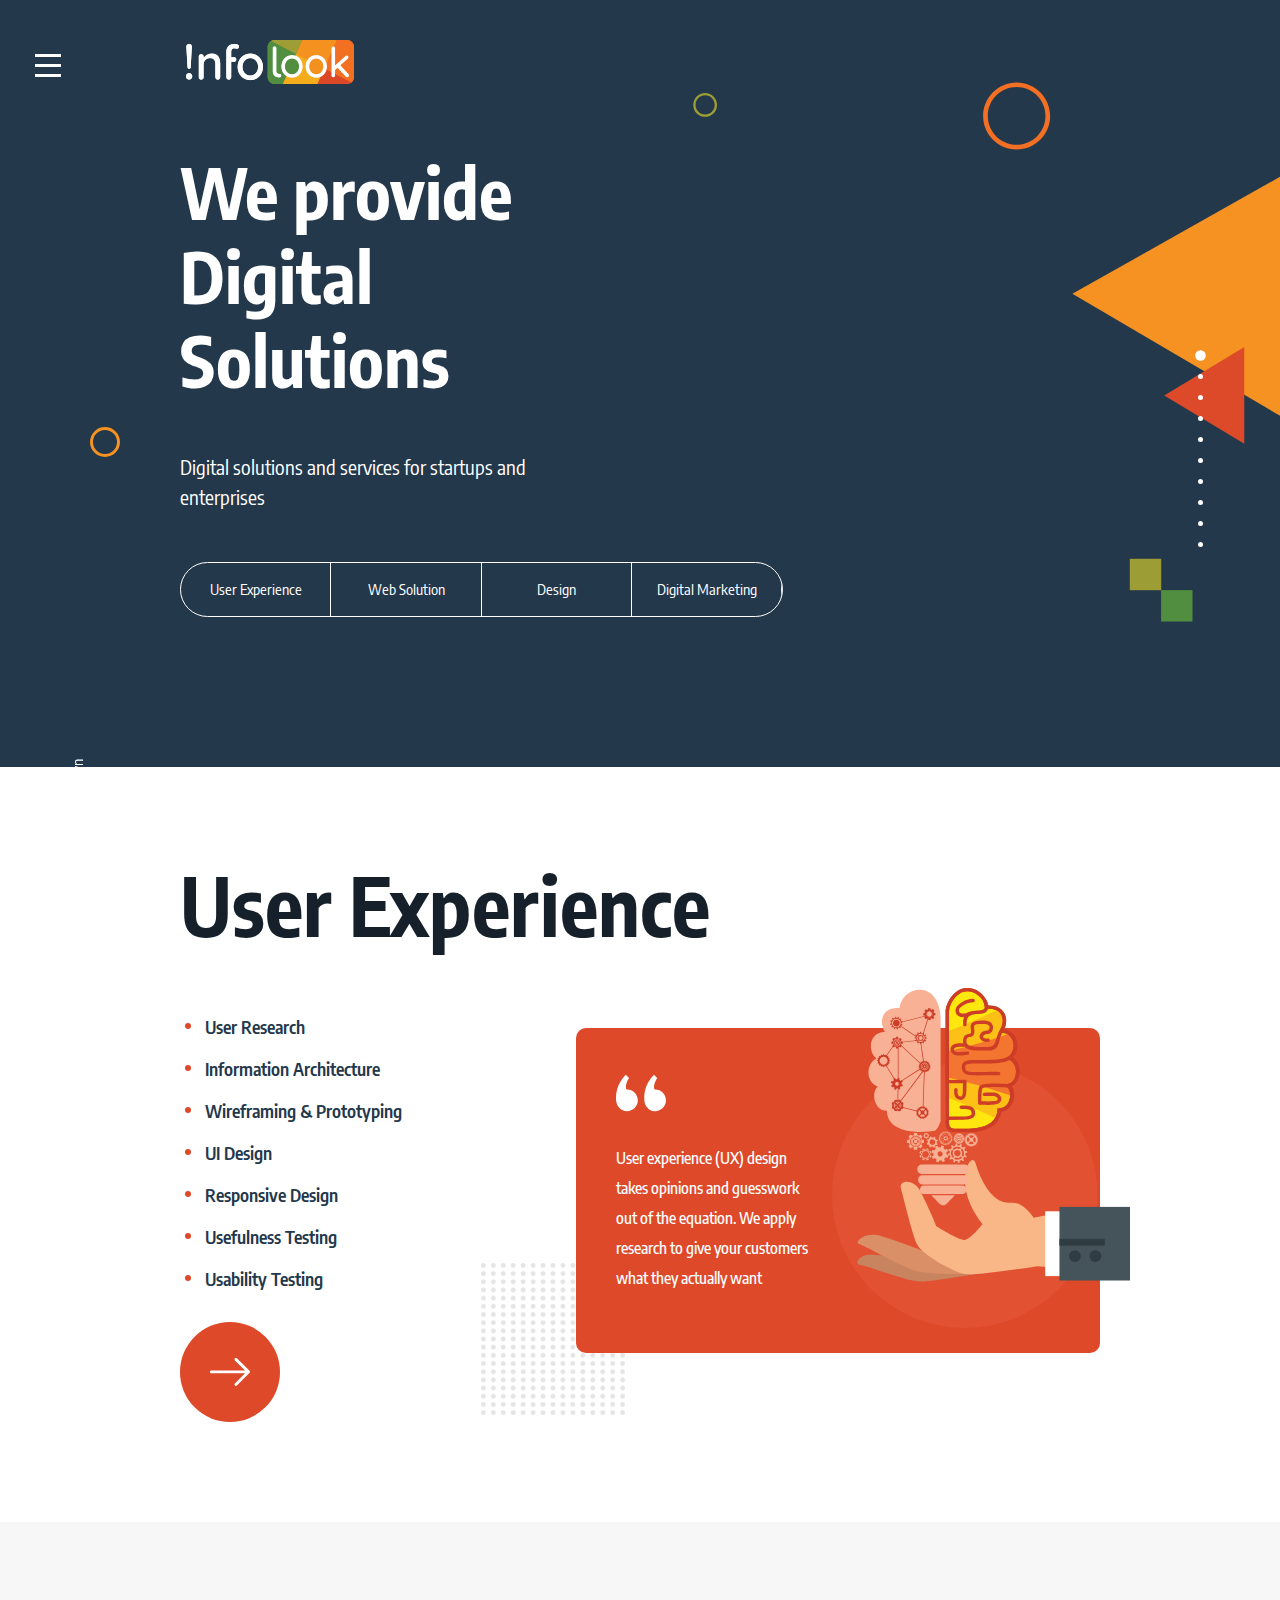
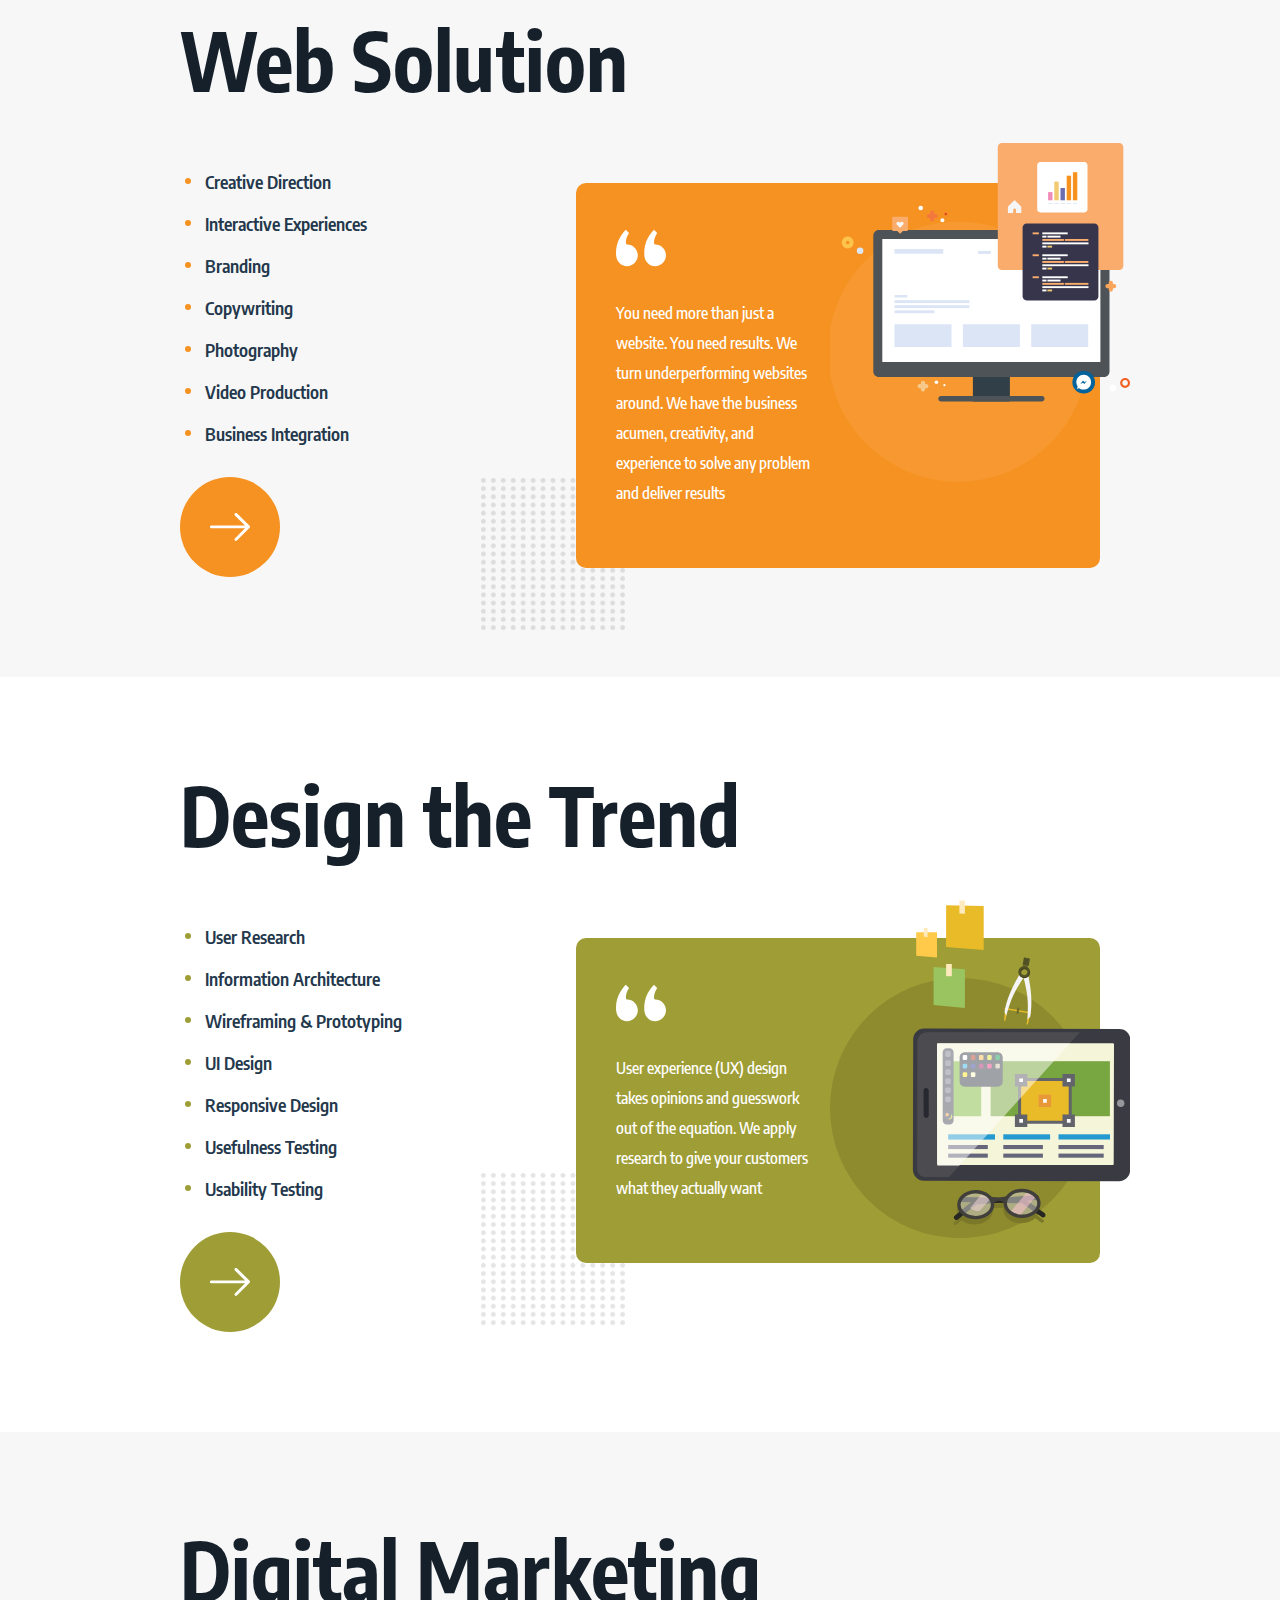
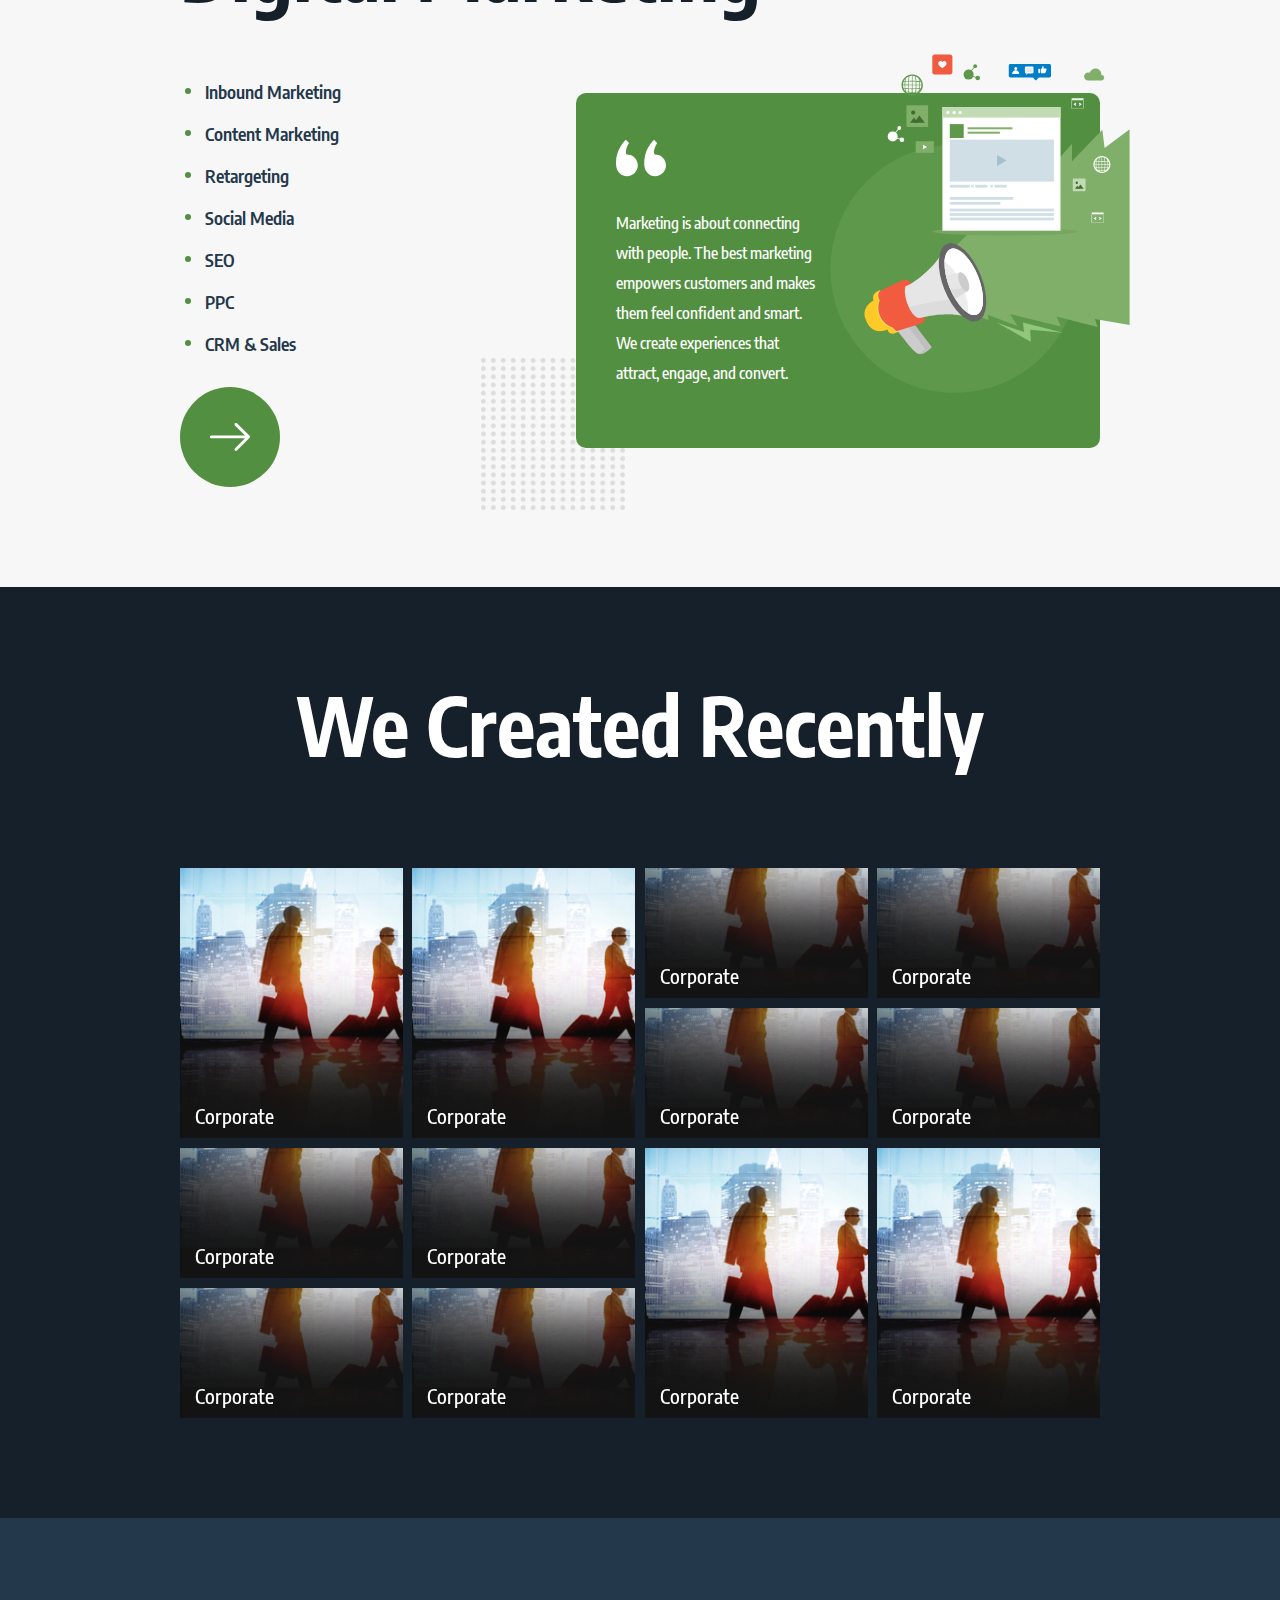
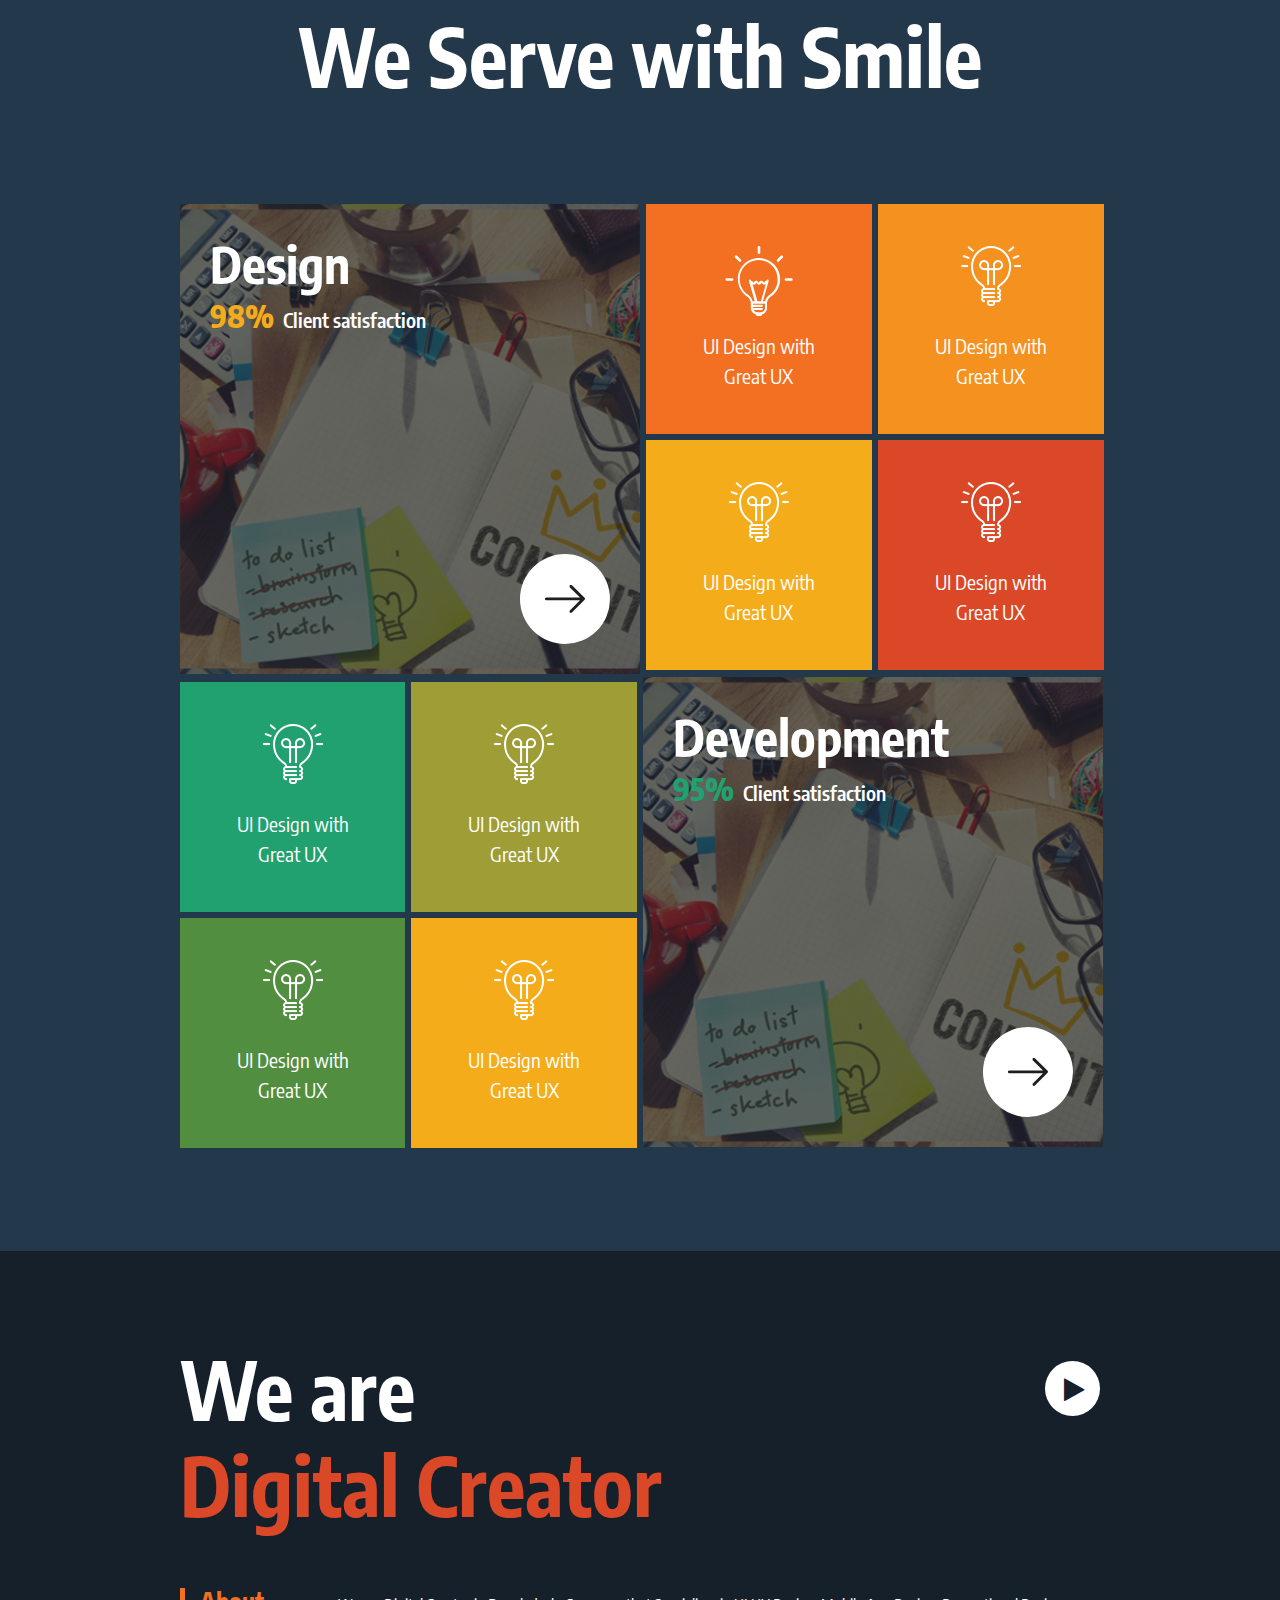
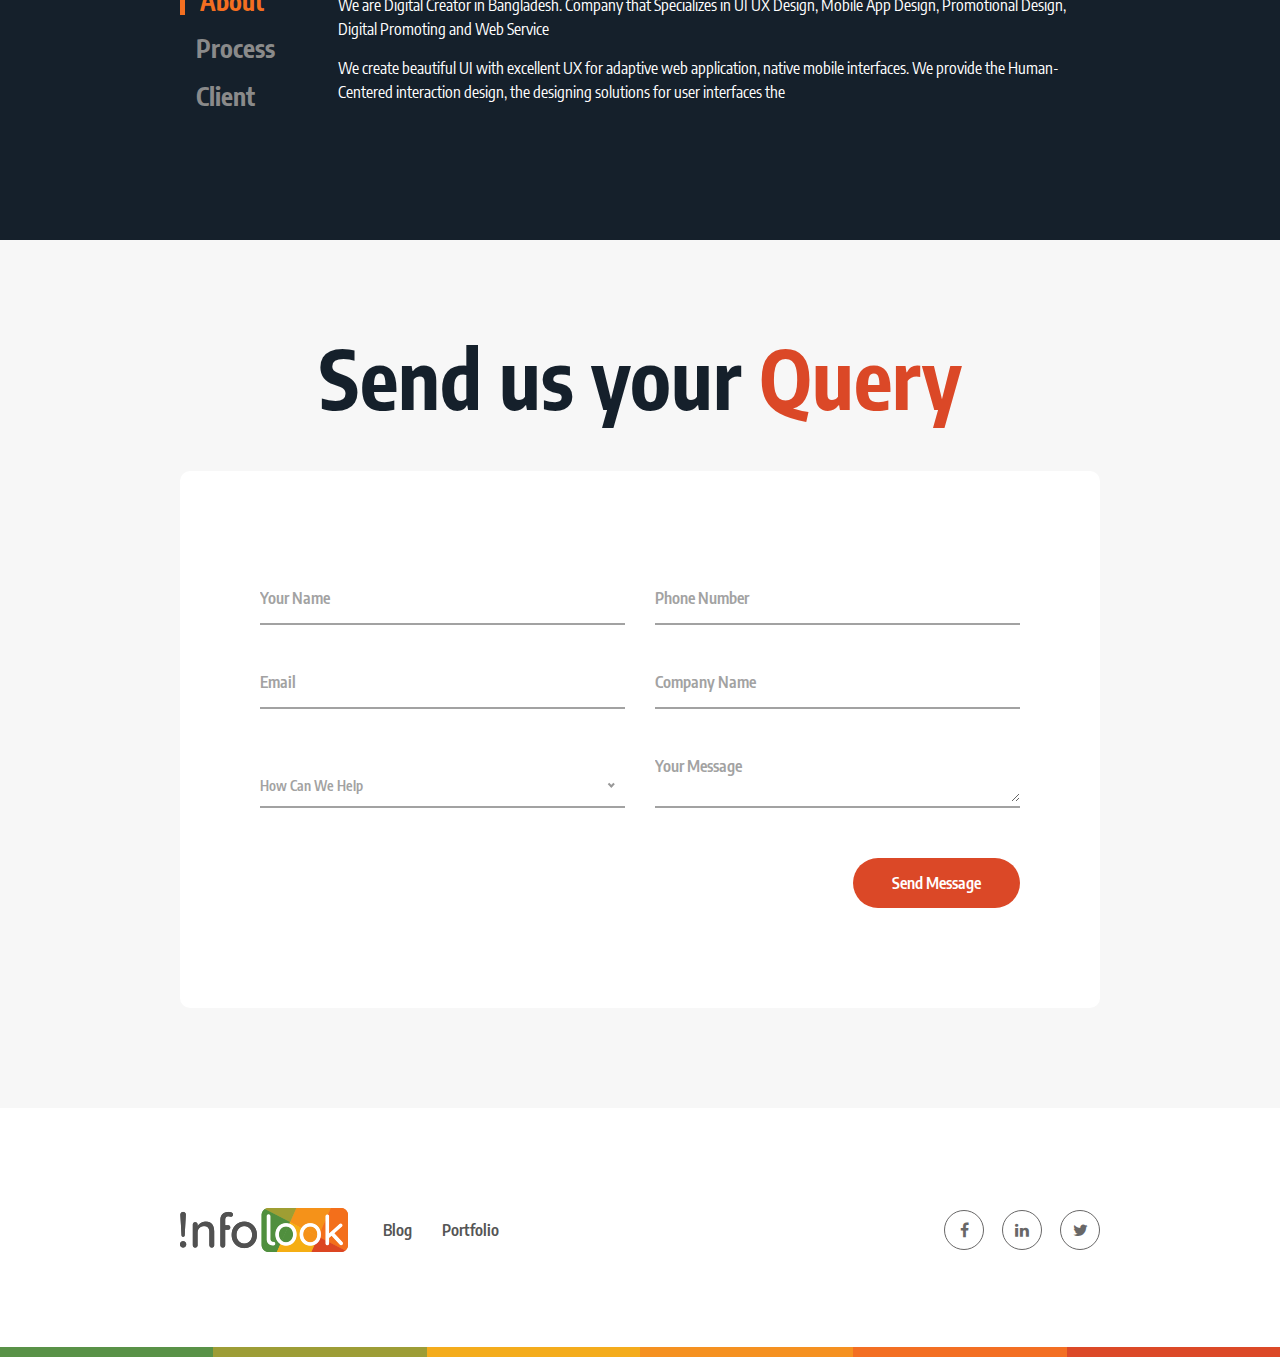
<file: index.html>
<!doctype html>
<html class="no-js" lang="en">

<head>

    <!--========= Required meta tags =========-->
    <meta charset="utf-8">
    <meta http-equiv="x-ua-compatible" content="ie=edge">
    <meta name="description" content="">
    <meta name="viewport" content="width=device-width, initial-scale=1, shrink-to-fit=no">

    <!--====== Title ======-->
    <title>Site Title</title>

    <!--====== Favicon ======-->
    <link rel="shortcut icon" href="assets/images/favicon.ico" type="images/x-icon" />
    <!--====== bootstrap css ======-->
    <link rel="stylesheet" href="assets/css/bootstrap.min.css">
    <!--====== animate css ======-->
    <link rel="stylesheet" href="assets/css/animate.css">
    <!--====== font-awesome css ======-->
    <link rel="stylesheet" href="assets/css/font-awesome.min.css">
    <!--====== magnific-popup css ======-->
    <link rel="stylesheet" href="assets/css/lightcase.css">
    <link rel="stylesheet" href="assets/css/nice-select.css">
    <!--====== Default css ======-->
    <link rel="stylesheet" href="assets/css/default.css">
    <!--====== style css ======-->
    <link rel="stylesheet" href="assets/css/style.css">
    <!--====== responsive css ======-->
    <link rel="stylesheet" href="assets/css/responsive.css">
    
</head>

<body id="header" class="dot-menu">
    <!--[if lt IE 8]>
        <p class="browserupgrade">You are using an <strong>outdated</strong> browser. Please <a href="http://browsehappy.com/">upgrade your browser</a> to improve your experience.</p>
    <![endif]-->
    <div class="overlay"></div>
    <!-- dot menu start -->
    <div class="dot-menu-nav">
        <ul>
            <li><a href="#header"></a></li>
            <li><a href="#userexprience"></a></li>
            <li><a href="#websolution"></a></li>
            <li><a href="#designtrend"></a></li>
            <li><a href="#digitalmarketing"></a></li>
            <li><a href="#recentwork"></a></li>
            <li><a href="#servesmile"></a></li>
            <li><a href="#digitalcreator"></a></li>
            <li><a href="#contact"></a></li>
            <li><a href="#footer"></a></li>
        </ul>
    </div>
    <!-- dot menu end -->
    
    <!-- header top area start -->
    <div class="header-top-area">
        <div class="container">
            <div class="row justify-content-center">
                <div class="col-lg-10">
                    <div class="row">
                        <div class="col-lg-12">
                            <div class="header-nav">
                                <div class="hamburger-menu-trigger">
                                    <input type="checkbox" class="navigation__checkbox" id="navi-toggle">
                                    <label for="navi-toggle" class="navigation__button">
                                        <span class="navigation__icon">&nbsp;</span>
                                    </label>
                                </div>
                                <div class="site-logo">
                                    <a class="white-logo" href="index.html"><img src="assets/images/info-logo.png"
                                            alt=""></a>
                                    <a class="dark-logo" href="index.html"><img src="assets/images/dark-logo.png"
                                            alt=""></a>
                                </div>
                            </div>
                        </div>
                    </div>
                </div>
            </div>
        </div>
    </div>
    <!-- header top area end -->

    <!-- hamburger menu start -->
    <div class="hamburger-menu">
        <div class="hamburger-menu-list">
            <div class="crossbars">
                <button></button>
            </div>
            <ul>
                <li><a href="#userexprience">User Experience</a></li>
                <li><a href="#websolution">Web Solution</a></li>
                <li><a href="#designtrend">Mobile App</a></li>
                <li><a href="#digitalmarketing">Digital Marketing</a></li>
                <li><a href="#contact">Contact</a></li>
                <li><a href="#">Portfolio</a></li>
                <li><a href="">Blog</a></li>
            </ul>
        </div>
    </div>
    <!-- hamburger menu end -->

    <!-- hero area start -->
    <section class="hero-area bg-3">
        <div class="container">
            <div class="row justify-content-center">
                <div class="col-lg-10">
                    <div class="row">
                        <div class="col-xl-5 col-lg-6">
                            <h2 class="title white"> We provide Digital Solutions</h2>
                            <p>Digital solutions and services for startups and enterprises</p>
                        </div>
                    </div>
                </div>
            </div>
            <div class="row justify-content-center">
                <div class="col-lg-10">
                    <div class="row">
                        <div class="col-xl-8 col-lg-10">
                            <div class="hero-list-item">
                                <ul>
                                    <li><a href="#">User Experience</a></li>
                                    <li><a href="#">Web Solution</a></li>
                                    <li><a href="#">Design</a></li>
                                    <li><a href="#">Digital Marketing</a></li>
                                </ul>
                            </div>
                        </div>
                    </div>
                </div>
            </div>
        </div>
    </section>
    <!-- hero area end -->

    <!-- user experience area start -->
    <section id="userexprience" class="feature-area user-experience pt-100 pb-100">
        <div class="container">
            <div class="row justify-content-center">
                <div class="col-lg-10">
                    <div class="row">
                        <div class="col-lg-12">
                            <div class="section-heading">
                                <h2 class="title">User Experience</h2>
                            </div>
                        </div>
                    </div>
                    <div class="row">
                        <div class="col-lg-5">
                            <div class="feature-lists">
                                <ul>
                                    <li><a href="#">User Research</a></li>
                                    <li><a href="#">Information Architecture</a></li>
                                    <li><a href="#">Wireframing & Prototyping</a></li>
                                    <li><a href="#">UI Design</a></li>
                                    <li><a href="#">Responsive Design</a></li>
                                    <li><a href="#">Usefulness Testing</a></li>
                                    <li><a href="#">Usability Testing</a></li>
                                </ul>
                                <a href="#" class="readmore-btn">
                                    <img src="assets/images/right_arrow.svg" alt="">
                                </a>
                            </div>
                        </div>
                        <div class="col-lg-7">
                            <div class="feature-box">
                                <div class="feature-content">
                                    <img src="assets/images/quote-icon.svg" alt="">
                                    <p>User experience (UX) design takes opinions and guesswork out of the equation. We
                                        apply research to give your customers what they actually want</p>
                                </div>
                                <div class="feature-img">
                                    <img src="assets/images/feature-img-1.svg" alt="">
                                </div>
                                <div class="dotimg">
                                    <img src="assets/images/Background_style.png" alt="">
                                </div>
                            </div>
                        </div>
                    </div>
                </div>
            </div>
        </div>
    </section>
    <!-- user experience area end -->

    <!-- web solution area start -->
    <section id="websolution" class="feature-area bg-2 user-experience pt-100 pb-100 yellow">
        <div class="container">
            <div class="row justify-content-center">
                <div class="col-lg-10">
                    <div class="row">
                        <div class="col-lg-12">
                            <div class="section-heading">
                                <h2 class="title">Web Solution</h2>
                            </div>
                        </div>
                    </div>
                    <div class="row">
                        <div class="col-lg-5">
                            <div class="feature-lists">
                                <ul>
                                    <li><a href="#">Creative Direction</a></li>
                                    <li><a href="#">Interactive Experiences</a></li>
                                    <li><a href="#">Branding</a></li>
                                    <li><a href="#">Copywriting</a></li>
                                    <li><a href="#">Photography</a></li>
                                    <li><a href="#">Video Production</a></li>
                                    <li><a href="#">Business Integration</a></li>
                                </ul>
                                <a href="#" class="readmore-btn">
                                    <img src="assets/images/right_arrow.svg" alt="">
                                </a>
                            </div>
                        </div>
                        <div class="col-lg-7">
                            <div class="feature-box">
                                <div class="feature-content">
                                    <img src="assets/images/quote-icon.svg" alt="">
                                    <p>You need more than just a website. You need results.
                                        We turn underperforming websites around.
                                        We have the business acumen, creativity, and experience to solve any problem and
                                        deliver results</p>
                                </div>
                                <div class="feature-img">
                                    <img src="assets/images/feature-img-2.svg" alt="">
                                </div>
                                <div class="dotimg">
                                    <img src="assets/images/Background_style.png" alt="">
                                </div>
                            </div>
                        </div>
                    </div>
                </div>
            </div>
        </div>
    </section>
    <!-- user experience area end -->

    <!-- design trend area start -->
    <section id="designtrend" class="feature-area user-experience pt-100 pb-100 blue">
        <div class="container">
            <div class="row justify-content-center">
                <div class="col-lg-10">
                    <div class="row">
                        <div class="col-lg-12">
                            <div class="section-heading">
                                <h2 class="title">Design the Trend</h2>
                            </div>
                        </div>
                    </div>
                    <div class="row">
                        <div class="col-lg-5">
                            <div class="feature-lists">
                                <ul>
                                    <li><a href="#">User Research</a></li>
                                    <li><a href="#">Information Architecture</a></li>
                                    <li><a href="#">Wireframing & Prototyping</a></li>
                                    <li><a href="#">UI Design</a></li>
                                    <li><a href="#">Responsive Design</a></li>
                                    <li><a href="#">Usefulness Testing</a></li>
                                    <li><a href="#">Usability Testing</a></li>
                                </ul>
                                <a href="#" class="readmore-btn">
                                    <img src="assets/images/right_arrow.svg" alt="">
                                </a>
                            </div>
                        </div>
                        <div class="col-lg-7">
                            <div class="feature-box">
                                <div class="feature-content">
                                    <img src="assets/images/quote-icon.svg" alt="">
                                    <p>User experience (UX) design takes opinions and guesswork out of the equation. We
                                        apply research to give your customers what they actually want</p>
                                </div>
                                <div class="feature-img">
                                    <img src="assets/images/feature-img-3.svg" alt="">
                                </div>
                                <div class="dotimg">
                                    <img src="assets/images/Background_style.png" alt="">
                                </div>
                            </div>
                        </div>
                    </div>
                </div>
            </div>
        </div>
    </section>
    <!-- user experience area end -->

    <!-- digital marketing area start -->
    <section id="digitalmarketing" class="feature-area bg-2 user-experience pt-100 pb-100 green">
        <div class="container">
            <div class="row justify-content-center">
                <div class="col-lg-10">
                    <div class="row">
                        <div class="col-lg-12">
                            <div class="section-heading">
                                <h2 class="title">Digital Marketing</h2>
                            </div>
                        </div>
                    </div>
                    <div class="row">
                        <div class="col-lg-5">
                            <div class="feature-lists">
                                <ul>
                                    <li><a href="#">Inbound Marketing</a></li>
                                    <li><a href="#">Content Marketing</a></li>
                                    <li><a href="#">Retargeting</a></li>
                                    <li><a href="#">Social Media</a></li>
                                    <li><a href="#">SEO</a></li>
                                    <li><a href="#">PPC</a></li>
                                    <li><a href="#">CRM & Sales</a></li>
                                </ul>
                                <a href="#" class="readmore-btn">
                                    <img src="assets/images/right_arrow.svg" alt="">
                                </a>
                            </div>
                        </div>
                        <div class="col-lg-7">
                            <div class="feature-box">
                                <div class="feature-content">
                                    <img src="assets/images/quote-icon.svg" alt="">
                                    <p>Marketing is about connecting with people.
                                        The best marketing empowers customers and makes them feel confident and smart.
                                        We create experiences that attract, engage, and convert.</p>
                                </div>
                                <div class="feature-img">
                                    <img src="assets/images/feature-img-4.svg" alt="">
                                </div>
                                <div class="dotimg">
                                    <img src="assets/images/Background_style.png" alt="">
                                </div>
                            </div>
                        </div>
                    </div>
                </div>
            </div>
        </div>
    </section>
    <!-- user experience area end -->

    <!-- our recent work area start -->
    <section id="recentwork" class="recent-work-area bg-1 pt-100 pb-100">
        <div class="container">
            <div class="row justify-content-center">
                <div class="col-lg-10">
                    <div class="row">
                        <div class="col-lg-12 text-center">
                            <div class="section-heading mb-95">
                                <h2 class="title white">We Created Recently</h2>
                            </div>
                        </div>
                    </div>
                </div>
            </div>
            <div class="row justify-content-center">
                <div class="col-lg-10">
                    <div class="row">
                        <div class="col-lg-12">
                            <div class="recent-works">
                                <div class="single-work">
                                    <div class="thumb">
                                        <img src="assets/images/product1.jpg" alt="">
                                    </div>
                                    <div class="content">
                                        <h2 class="title">Corporate</h2>
                                    </div>
                                </div>
                                <div class="single-work">
                                    <div class="thumb">
                                        <img src="assets/images/product1.jpg" alt="">
                                    </div>
                                    <div class="content">
                                        <h2 class="title">Corporate</h2>
                                    </div>
                                </div>
                                <div class="single-work">
                                    <div class="thumb">
                                        <img src="assets/images/product1.jpg" alt="">
                                    </div>
                                    <div class="content">
                                        <h2 class="title">Corporate</h2>
                                    </div>
                                </div>
                                <div class="single-work">
                                    <div class="thumb">
                                        <img src="assets/images/product1.jpg" alt="">
                                    </div>
                                    <div class="content">
                                        <h2 class="title">Corporate</h2>
                                    </div>
                                </div>
                                <div class="single-work">
                                    <div class="thumb">
                                        <img src="assets/images/product1.jpg" alt="">
                                    </div>
                                    <div class="content">
                                        <h2 class="title">Corporate</h2>
                                    </div>
                                </div>
                                <div class="single-work">
                                    <div class="thumb">
                                        <img src="assets/images/product1.jpg" alt="">
                                    </div>
                                    <div class="content">
                                        <h2 class="title">Corporate</h2>
                                    </div>
                                </div>
                                <div class="single-work">
                                    <div class="thumb">
                                        <img src="assets/images/product1.jpg" alt="">
                                    </div>
                                    <div class="content">
                                        <h2 class="title">Corporate</h2>
                                    </div>
                                </div>
                                <div class="single-work">
                                    <div class="thumb">
                                        <img src="assets/images/product1.jpg" alt="">
                                    </div>
                                    <div class="content">
                                        <h2 class="title">Corporate</h2>
                                    </div>
                                </div>
                                <div class="single-work">
                                    <div class="thumb">
                                        <img src="assets/images/product1.jpg" alt="">
                                    </div>
                                    <div class="content">
                                        <h2 class="title">Corporate</h2>
                                    </div>
                                </div>
                                <div class="single-work">
                                    <div class="thumb">
                                        <img src="assets/images/product1.jpg" alt="">
                                    </div>
                                    <div class="content">
                                        <h2 class="title">Corporate</h2>
                                    </div>
                                </div>
                                <div class="single-work">
                                    <div class="thumb">
                                        <img src="assets/images/product1.jpg" alt="">
                                    </div>
                                    <div class="content">
                                        <h2 class="title">Corporate</h2>
                                    </div>
                                </div>
                                <div class="single-work">
                                    <div class="thumb">
                                        <img src="assets/images/product1.jpg" alt="">
                                    </div>
                                    <div class="content">
                                        <h2 class="title">Corporate</h2>
                                    </div>
                                </div>
                            </div>
                        </div>
                    </div>
                </div>
            </div>
        </div>
    </section>
    <!-- our recent work area end -->

    <!-- serve with smile area start -->
    <section id="servesmile" class="serve-with-simile bg-3 pt-100 pb-100">
        <div class="container">
            <div class="row justify-content-center">
                <div class="col-lg-10">
                    <div class="row">
                        <div class="col-lg-12 text-center">
                            <div class="section-heading">
                                <h2 class="title white">We Serve with Smile</h2>
                            </div>
                        </div>
                    </div>
                </div>
            </div>
            <div class="row justify-content-center">
                <div class="col-lg-10">
                    <div class="row no-gutters">
                        <div class="col-lg-6">
                            <div class="we-design bg_img" data-overlay="7"
                                data-background="assets/images/service1.jpg">
                                <div class="content">
                                    <h2 class="title">Design</h2>
                                    <p><span>98%</span> Client satisfaction</p>
                                </div>
                                <a href="#" class="readmore-btn">
                                    <img src="assets/images/right_arrow_dark.svg" alt="">
                                </a>
                            </div>
                        </div>
                        <div class="col-lg-6">
                            <div class="designs">
                                <div class="single-design">
                                    <div class="icon">
                                        <img src="assets/images/UI_Design.svg" alt="">
                                    </div>
                                    <div class="content">
                                        <p>UI Design with
                                            Great UX</p>
                                    </div>
                                </div>
                                <div class="single-design">
                                    <div class="icon">
                                        <img src="assets/images/light-bulb.png" alt="">
                                    </div>
                                    <div class="content">
                                        <p>UI Design with
                                            Great UX</p>
                                    </div>
                                </div>
                                <div class="single-design">
                                    <div class="icon">
                                        <img src="assets/images/light-bulb.png" alt="">
                                    </div>
                                    <div class="content">
                                        <p>UI Design with
                                            Great UX</p>
                                    </div>
                                </div>
                                <div class="single-design">
                                    <div class="icon">
                                        <img src="assets/images/light-bulb.png" alt="">
                                    </div>
                                    <div class="content">
                                        <p>UI Design with
                                            Great UX</p>
                                    </div>
                                </div>
                            </div>
                        </div>
                    </div>
                </div>
            </div>
            <div class="row justify-content-center">
                <div class="col-lg-10">
                    <div class="row no-gutters">
                        <div class="col-lg-6">
                            <div class="designs development">
                                <div class="single-design">
                                    <div class="icon">
                                        <img src="assets/images/light-bulb.png" alt="">
                                    </div>
                                    <div class="content">
                                        <p>UI Design with
                                            Great UX</p>
                                    </div>
                                </div>
                                <div class="single-design">
                                    <div class="icon">
                                        <img src="assets/images/light-bulb.png" alt="">
                                    </div>
                                    <div class="content">
                                        <p>UI Design with
                                            Great UX</p>
                                    </div>
                                </div>
                                <div class="single-design">
                                    <div class="icon">
                                        <img src="assets/images/light-bulb.png" alt="">
                                    </div>
                                    <div class="content">
                                        <p>UI Design with
                                            Great UX</p>
                                    </div>
                                </div>
                                <div class="single-design">
                                    <div class="icon">
                                        <img src="assets/images/light-bulb.png" alt="">
                                    </div>
                                    <div class="content">
                                        <p>UI Design with
                                            Great UX</p>
                                    </div>
                                </div>
                            </div>
                        </div>
                        <div class="col-lg-6">
                        <div class="we-design development bg_img" data-overlay="7" data-background="assets/images/service1.jpg">
                                <div class="content">
                                    <h2 class="title">Development</h2>
                                    <p><span>95%</span> Client satisfaction</p>
                                </div>
                                <a href="#" class="readmore-btn">
                                    <img src="assets/images/right_arrow_dark.svg" alt="">
                                </a>
                            </div>
                        </div>
                    </div>
                </div>
            </div>
        </div>
    </section>
    <!-- serve with smile area end -->

    <!-- digital creator area start -->
    <section id="digitalcreator" class="digital-creator bg-1 pt-100 pb-85" data-spy="scroll" data-target="#myScrollspy"
        data-offset="20">
        <div class="container">
            <div class="row justify-content-center">
                <div class="col-lg-10">
                    <div class="row">
                        <div class="col-lg-12">
                            <div class="section-heading">
                                <h2 class="title white">We are <span>Digital Creator</span></h2>
                                <a href="https://www.youtube.com/embed/4xe72U7mXNg?rel=0&controls=0&showinfo=0"
                                    data-rel="lightcase:myCollection:" class="video-play-btn"><i
                                        class="fa fa-play"></i></a>
                            </div>
                        </div>
                    </div>
                </div>
            </div>
            <div class="row justify-content-center">
                <div class="col-lg-10">
                    <div class="digitaltab-box">
                        <div class="row">
                            <div class="col-md-2">
                                <div class="nav flex-column digital-list" id="v-pills-tab" role="tablist"
                                    aria-orientation="vertical">
                                    <a class="nav-link active" id="v-pills-home-tab" data-toggle="pill"
                                        href="#v-pills-home1" role="tab" aria-controls="v-pills-home"
                                        aria-selected="true">About</a>
                                    <a class="nav-link" id="v-pills-profile-tab" data-toggle="pill"
                                        href="#v-pills-profile1" role="tab" aria-controls="v-pills-profile"
                                        aria-selected="false">Process</a>
                                    <a class="nav-link" id="v-pills-messages-tab" data-toggle="pill"
                                        href="#v-pills-messages1" role="tab" aria-controls="v-pills-messages"
                                        aria-selected="false">Client</a>
                                </div>
                            </div>
                            <div class="col-md-10">
                                <div class="tab-content" id="v-pills-tabContent">
                                    <div class="tab-pane fade show active" id="v-pills-home1" role="tabpanel"
                                        aria-labelledby="v-pills-home-tab">
                                        <div class="digitaltext">
                                            <p>We are Digital Creator in Bangladesh. Company that Specializes in UI UX
                                                Design, Mobile
                                                App Design, Promotional Design, Digital Promoting and Web Service</p>
                                            <p>We create beautiful UI with excellent UX for adaptive web application,
                                                native mobile
                                                interfaces.
                                                We provide the Human-Centered interaction design, the designing
                                                solutions for user
                                                interfaces the </p>
                                        </div>
                                    </div>
                                    <div class="tab-pane fade" id="v-pills-profile1" role="tabpanel"
                                        aria-labelledby="v-pills-profile-tab">
                                        <div class="working-proces">
                                            <div class="single-working-process">
                                                <div class="icon">
                                                    <img src="assets/images/target.png" alt="">
                                                </div>
                                                <p>Strategy</p>
                                            </div>
                                            <div class="single-working-process">
                                                <div class="icon">
                                                    <img src="assets/images/target.png" alt="">
                                                </div>
                                                <p>Strategy</p>
                                            </div>
                                            <div class="single-working-process">
                                                <div class="icon">
                                                    <img src="assets/images/target.png" alt="">
                                                </div>
                                                <p>Strategy</p>
                                            </div>
                                            <div class="single-working-process">
                                                <div class="icon">
                                                    <img src="assets/images/target.png" alt="">
                                                </div>
                                                <p>Strategy</p>
                                            </div>
                                        </div>
                                    </div>
                                    <div class="tab-pane fade" id="v-pills-messages1" role="tabpanel"
                                        aria-labelledby="v-pills-messages-tab">
                                        <div class="digitaltext">
                                            <p>We are Digital Agency in Bangladesh. Company that Specializes in UI UX
                                                Design, Mobile
                                                App Design, Promotional Design, Digital Promoting and Web Service</p>
                                            <p class="digitalm">We create beautiful UI with excellent UX for adaptive
                                                web application,
                                                native mobile interfaces.
                                                We provide the Human-Centered interaction design, the designing
                                                solutions for user
                                                interfaces the </p>
                                        </div>
                                    </div>

                                </div>
                            </div>
                        </div>

                    </div>
                </div>
            </div>
        </div>
    </section>
    <!-- degital creator area end -->

    <!-- contact area start -->
    <section id="contact" class="contact-area bg-2 pt-100 pb-100">
        <div class="container">
            <div class="row justify-content-center">
                <div class="col-lg-10">
                    <div class="row">
                        <div class="col-lg-12 text-center">
                            <div class="section-heading">
                                <h2 class="title">Send us your <span>Query</span></h2>
                            </div>
                        </div>
                    </div>
                </div>
            </div>
            <div class="row justify-content-center">
                <div class="col-lg-10">
                    <div class="contact-from">
                        <form action="">
                            <div class="row">
                                <div class="col-lg-6">
                                    <div class="form-group">
                                        <input type="text" placeholder="Your Name">
                                    </div>
                                    <div class="form-group">
                                        <input type="email" placeholder="Email">
                                    </div>
                                    <div class="form-group none">
                                        <select>
                                            <option data-display="How Can We Help">Nothing</option>
                                            <option value="0">Develop a New Website</option>
                                            <option value="1">Website Redesign with Best UX</option>
                                            <option value="2">Mobile App Design with Great UX</option>
                                            <option value="3">Mobile app Development</option>
                                            <option value="4">Promotional Design</option>
                                            <option value="5">Digital Marketing</option>
                                        </select>
                                    </div>
                                </div>
                                <div class="col-lg-6">
                                    <div class="form-group">
                                        <input type="tel" placeholder="Phone Number">
                                    </div>
                                    <div class="form-group">
                                        <input type="text" placeholder="Company Name">
                                    </div>
                                    <div class="form-group">
                                        <textarea placeholder="Your Message"></textarea>
                                    </div>
                                </div>
                                <div class="col-lg-12">
                                    <div class="form-group submit">
                                        <input type="submit" value="Send Message">
                                    </div>
                                </div>
                        </div>
                    </form>
                    </div>
                </div>
            </div>
        </div>
    </section>
    <!-- contact area end -->

    <!-- footer area start -->
    <footer id="footer" class="footer-area pt-100">
        <div class="container">
            <div class="row justify-content-center">
                <div class="col-lg-10">
                    <div class="row">
                        <div class="col-md-6">
                            <a href="#" class="footer-logo"><img src="assets/images/footer-logo.png" alt=""></a>
                            <div class="footer-menu">
                                <ul>
                                    <li><a href="">Blog</a></li>
                                    <li><a href="portfolio.html">Portfolio</a></li>
                                </ul>
                            </div>
                        </div>
                        <div class="col-md-6">
                            <div class="social-links">
                                <a href="#"><i class="fa fa-facebook"></i></a>
                                <a href="#"><i class="fa fa-linkedin"></i></a>
                                <a href="#"><i class="fa fa-twitter"></i></a>
                            </div>
                        </div>
                    </div>
                </div>
            </div>
        </div>
        <div class="footer-bg">
            <span>&nbsp;</span>
            <span>&nbsp;</span>
            <span>&nbsp;</span>
            <span>&nbsp;</span>
            <span>&nbsp;</span>
            <span>&nbsp;</span>
        </div>
    </footer>
    <!-- footer area end -->

    <!-- back to top button start -->
    <div class="slow-down todown">
        <a href="#footer">
            <img class="default-scroll" src="assets/images/scroll-down.svg" alt=""> 
            <img class="white-area-scroll" src="assets/images/scroll-down-white.svg" alt=""> <span>Scroll Down</span></a>
    </div>

    <div class="slow-down totop">
        <a href="#header">
            <img src="assets/images/scroll-down-dark.svg" alt=""> 
            <span>To the top</span></a>
    </div>
    <!-- back to top button end -->

    <!--========= jquery js =========-->
    <script src="assets/js/jquery-2.2.4.min.js"></script>
    <!--========= Bootstrap js =========-->
    <script src="assets/js/bootstrap.min.js"></script>
    <!--========= lightcase js =========-->
    <script src="assets/js/lightcase.js"></script>
    <script src="assets/js/jquery.waypoints.min.js"></script>
    <script src="assets/js/jquery.easing.min.js"></script>
    <script src="assets/js/scrollwatch.js"></script>
    <script src="assets/js/jquery.nice-select.min.js"></script>
    <script src="assets/js/isotope-3.0.1.min.js"></script>
    <!--========= main js =========-->
    <script src="assets/js/main.js"></script>
</body>

</html>
</file>
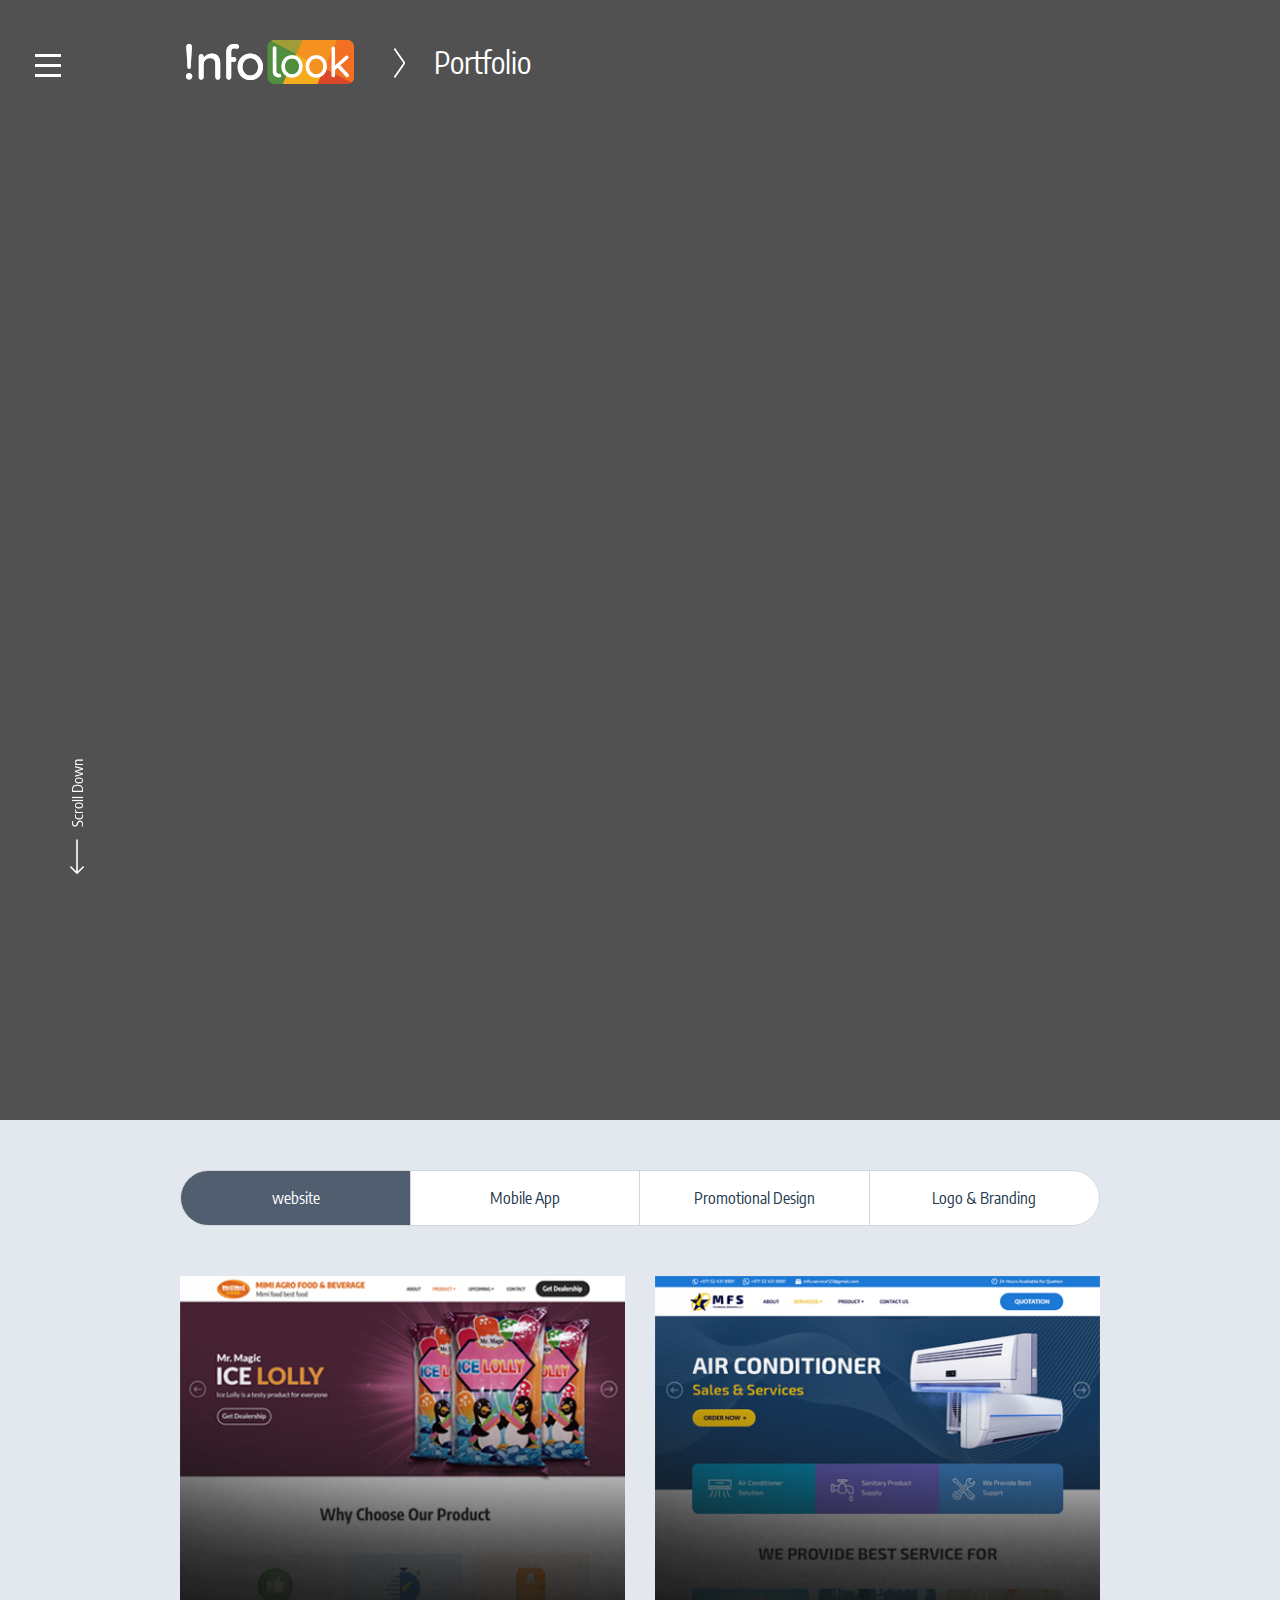
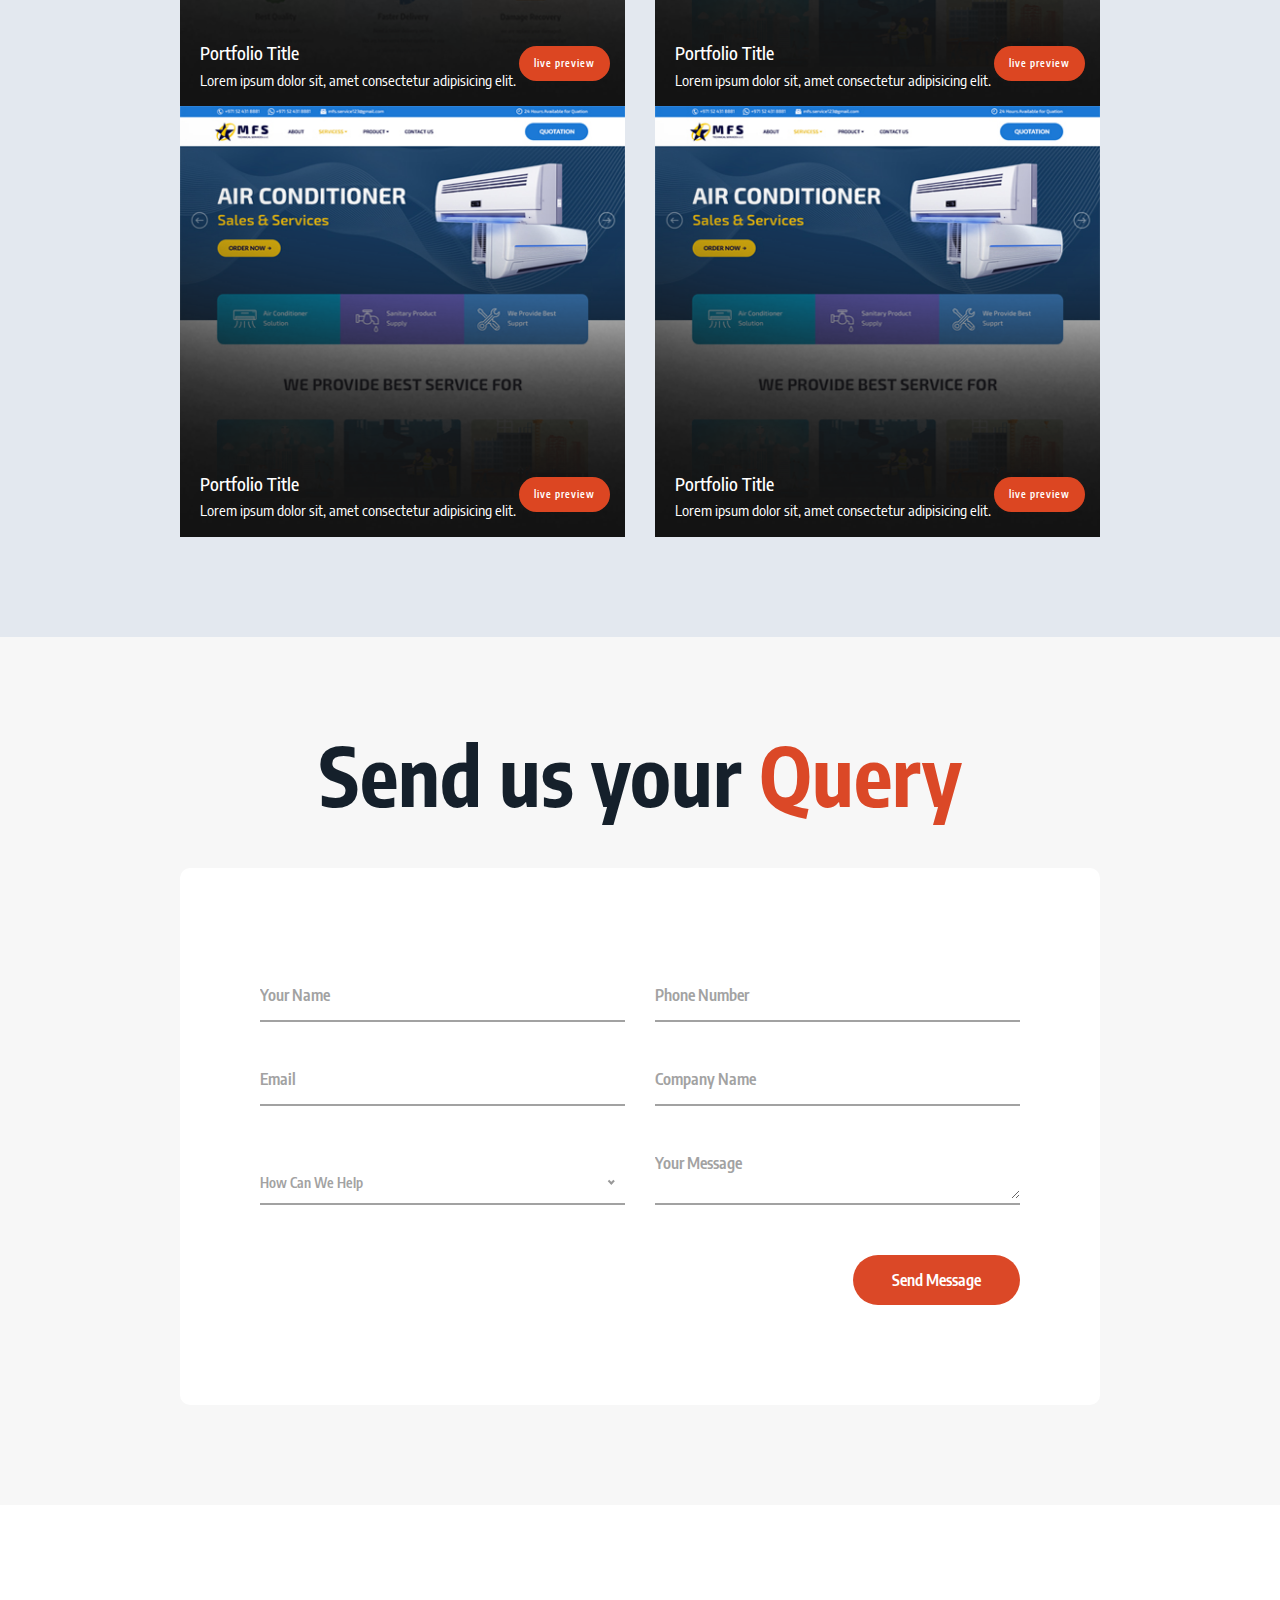
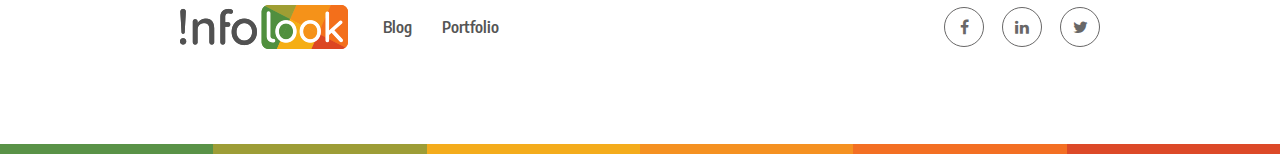
<file: portfolio.html>
<!doctype html>
<html class="no-js" lang="en">

<head>

    <!--========= Required meta tags =========-->
    <meta charset="utf-8">
    <meta http-equiv="x-ua-compatible" content="ie=edge">
    <meta name="description" content="">
    <meta name="viewport" content="width=device-width, initial-scale=1, shrink-to-fit=no">

    <!--====== Title ======-->
    <title>Site Title</title>

    <!--====== Favicon ======-->
    <link rel="shortcut icon" href="assets/images/favicon.ico" type="images/x-icon" />
    <!--====== bootstrap css ======-->
    <link rel="stylesheet" href="assets/css/bootstrap.min.css">
    <!--====== animate css ======-->
    <link rel="stylesheet" href="assets/css/animate.css">
    <!--====== font-awesome css ======-->
    <link rel="stylesheet" href="assets/css/font-awesome.min.css">
    <!--====== magnific-popup css ======-->
    <link rel="stylesheet" href="assets/css/lightcase.css">
    <link rel="stylesheet" href="assets/css/nice-select.css">
    <!--====== Default css ======-->
    <link rel="stylesheet" href="assets/css/default.css">
    <!--====== style css ======-->
    <link rel="stylesheet" href="assets/css/style.css">
    <!--====== responsive css ======-->
    <link rel="stylesheet" href="assets/css/responsive.css">

</head>

<body id="header" class="dot-menu">
    <!--[if lt IE 8]>
        <p class="browserupgrade">You are using an <strong>outdated</strong> browser. Please <a href="http://browsehappy.com/">upgrade your browser</a> to improve your experience.</p>
    <![endif]-->
    <div class="overlay"></div>

    <!-- header top area start -->
    <div class="header-top-area">
        <div class="container">
            <div class="row justify-content-center">
                <div class="col-lg-10">
                    <div class="row">
                        <div class="col-lg-12">
                            <div class="header-nav">
                                <div class="hamburger-menu-trigger">
                                    <input type="checkbox" class="navigation__checkbox" id="navi-toggle">
                                    <label for="navi-toggle" class="navigation__button">
                                        <span class="navigation__icon">&nbsp;</span>
                                    </label>
                                </div>
                                <div class="site-logo">
                                    <a class="white-logo" href="index.html"><img src="assets/images/info-logo.png"
                                            alt=""></a>
                                    <a class="dark-logo" href="index.html"><img src="assets/images/dark-logo.png"
                                            alt=""></a>
                                </div>
                                <div class="breadcrumb-nav">
                                    <img src="assets/images/rightarrow.png" alt="">
                                    <a href="#">Portfolio</a>
                                </div>
                            </div>
                        </div>
                    </div>
                </div>
            </div>
        </div>
    </div>
    <!-- header top area end -->

    <!-- hamburger menu start -->
    <div class="hamburger-menu">
        <div class="hamburger-menu-list">
            <div class="crossbars">
                <button></button>
            </div>
            <ul>
                <li><a href="#userexprience">User Experience</a></li>
                <li><a href="#websolution">Web Solution</a></li>
                <li><a href="#designtrend">Mobile App</a></li>
                <li><a href="#digitalmarketing">Digital Marketing</a></li>
                <li><a href="#contact">Contact</a></li>
                <li><a href="#">Portfolio</a></li>
                <li><a href="">Blog</a></li>
            </ul>
        </div>
    </div>
    <!-- hamburger menu end -->

    <!-- breadcrumb area start -->
    <section class="breadcrumb-area pt-100 pb-100" data-overlay="8">
        <div class="container">
            <div class="row">
                <div class="col-lg-10">
                    <img src="assets/images/UI_Design.svg" alt="">
                </div>
            </div>
        </div>
    </section>
    <!-- breadcumb area end -->

    <!-- portfolio section start -->
    <section class="portfolio-area">
        <div class="container">
            <div class="row justify-content-center">
                <div class="col-lg-10">
                    <div class="row">
                        <div class="col-lg-12">
                            <div class="portfolio-nav">
                                <ul>
                                    <li class="active" data-filter=".website">website</li>
                                    <li data-filter=".app">Mobile App</li>
                                    <li data-filter=".promo">Promotional Design</li>
                                    <li data-filter=".logo">Logo & Branding</li>
                                </ul>
                            </div>
                        </div>
                    </div>
                </div>
            </div>
            <div class="row justify-content-center">
                <div class="col-lg-10">
                    <div class="row portfolio-lists">
                        <div class="col-lg-6 app">
                            <a href="assets/images/itemss1.jpg" data-rel="lightcase:myCollection"
                                data-lc-caption="Project title" class="single-portfolio">

                                <div class="thumb">
                                    <img src="assets/images/itemss1.jpg" alt="">
                                </div>
                                <div class="content">
                                    <h4>portfolio title</h4>
                                    <p>Lorem ipsum dolor sit, amet consectetur adipisicing elit.</p>
                                </div>
                                <a href="#" class="live-preview">live preview</a>
                            </a>
                        </div>
                        <div class="col-lg-6 website">
                            <a href="assets/images/itemss2.jpg" data-rel="lightcase:myCollection"
                                data-lc-caption="Project title" class="single-portfolio">

                                <div class="thumb">
                                    <img src="assets/images/itemss2.jpg" alt="">
                                </div>
                                <div class="content">
                                    <h4>portfolio title</h4>
                                    <p>Lorem ipsum dolor sit, amet consectetur adipisicing elit.</p>
                                </div>
                                <a href="#" class="live-preview">live preview</a>
                            </a>
                        </div>
                        <div class="col-lg-6 promo">
                            <a href="assets/images/itemss1.jpg" data-rel="lightcase:myCollection"
                                data-lc-caption="Project title" class="single-portfolio">

                                <div class="thumb">
                                    <img src="assets/images/itemss2.jpg" alt="">
                                </div>
                                <div class="content">
                                    <h4>portfolio title</h4>
                                    <p>Lorem ipsum dolor sit, amet consectetur adipisicing elit.</p>
                                </div>
                                <a href="#" class="live-preview">live preview</a>
                            </a>
                        </div>
                        <div class="col-lg-6 logo promo">
                            <a href="assets/images/itemss2.jpg" data-rel="lightcase:myCollection"
                                data-lc-caption="Project title" class="single-portfolio">

                                <div class="thumb">
                                    <img src="assets/images/itemss2.jpg" alt="">
                                </div>
                                <div class="content">
                                    <h4>portfolio title</h4>
                                    <p>Lorem ipsum dolor sit, amet consectetur adipisicing elit.</p>
                                </div>
                                <a href="#" class="live-preview">live preview</a>
                            </a>
                        </div>
                    </div>
                </div>
            </div>
        </div>
    </section>
    <!-- portfolio section end -->

    <!-- contact area start -->
    <section id="contact" class="contact-area bg-2 pt-100 pb-100">
        <div class="container">
            <div class="row justify-content-center">
                <div class="col-lg-10">
                    <div class="row">
                        <div class="col-lg-12 text-center">
                            <div class="section-heading">
                                <h2 class="title">Send us your <span>Query</span></h2>
                            </div>
                        </div>
                    </div>
                </div>
            </div>
            <div class="row justify-content-center">
                <div class="col-lg-10">
                    <div class="contact-from">
                        <form action="">
                            <div class="row">
                                <div class="col-lg-6">
                                    <div class="form-group">
                                        <input type="text" placeholder="Your Name">
                                    </div>
                                    <div class="form-group">
                                        <input type="email" placeholder="Email">
                                    </div>
                                    <div class="form-group none">
                                        <select>
                                            <option data-display="How Can We Help">Nothing</option>
                                            <option value="0">Develop a New Website</option>
                                            <option value="1">Website Redesign with Best UX</option>
                                            <option value="2">Mobile App Design with Great UX</option>
                                            <option value="3">Mobile app Development</option>
                                            <option value="4">Promotional Design</option>
                                            <option value="5">Digital Marketing</option>
                                        </select>
                                    </div>
                                </div>
                                <div class="col-lg-6">
                                    <div class="form-group">
                                        <input type="tel" placeholder="Phone Number">
                                    </div>
                                    <div class="form-group">
                                        <input type="text" placeholder="Company Name">
                                    </div>
                                    <div class="form-group">
                                        <textarea placeholder="Your Message"></textarea>
                                    </div>
                                </div>
                                <div class="col-lg-12">
                                    <div class="form-group submit">
                                        <input type="submit" value="Send Message">
                                    </div>
                                </div>
                            </div>
                        </form>
                    </div>
                </div>
            </div>
        </div>
    </section>
    <!-- contact area end -->

    <!-- footer area start -->
    <footer id="footer" class="footer-area pt-100">
        <div class="container">
            <div class="row justify-content-center">
                <div class="col-lg-10">
                    <div class="row">
                        <div class="col-md-6">
                            <a href="#" class="footer-logo"><img src="assets/images/footer-logo.png" alt=""></a>
                            <div class="footer-menu">
                                <ul>
                                    <li><a href="">Blog</a></li>
                                    <li><a href="">Portfolio</a></li>
                                </ul>
                            </div>
                        </div>
                        <div class="col-md-6">
                            <div class="social-links">
                                <a href="#"><i class="fa fa-facebook"></i></a>
                                <a href="#"><i class="fa fa-linkedin"></i></a>
                                <a href="#"><i class="fa fa-twitter"></i></a>
                            </div>
                        </div>
                    </div>
                </div>
            </div>
        </div>
        <div class="footer-bg">
            <span>&nbsp;</span>
            <span>&nbsp;</span>
            <span>&nbsp;</span>
            <span>&nbsp;</span>
            <span>&nbsp;</span>
            <span>&nbsp;</span>
        </div>
    </footer>
    <!-- footer area end -->

    <!-- back to top button start -->
    <div class="slow-down todown">
        <a href="#footer">
            <img class="default-scroll" src="assets/images/scroll-down.svg" alt="">
            <img class="white-area-scroll" src="assets/images/scroll-down-white.svg" alt=""> <span>Scroll
                Down</span></a>
    </div>

    <div class="slow-down totop">
        <a href="#header">
            <img src="assets/images/scroll-down-dark.svg" alt="">
            <span>To the top</span></a>
    </div>
    <!-- back to top button end -->

    <!--========= jquery js =========-->
    <script src="assets/js/jquery-2.2.4.min.js"></script>
    <!--========= Bootstrap js =========-->
    <script src="assets/js/bootstrap.min.js"></script>
    <!--========= lightcase js =========-->
    <script src="assets/js/lightcase.js"></script>
    <script src="assets/js/jquery.waypoints.min.js"></script>
    <script src="assets/js/jquery.easing.min.js"></script>
    <script src="assets/js/scrollwatch.js"></script>
    <script src="assets/js/jquery.nice-select.min.js"></script>
    <script src="assets/js/isotope-3.0.1.min.js"></script>
    <!--========= main js =========-->
    <script src="assets/js/main.js"></script>
</body>

</html>
</file>
<file: assets/css/nice-select.css>
.nice-select {
  -webkit-tap-highlight-color: transparent;
  background-color: #fff;
  border-radius: 5px;
  border: solid 1px #e8e8e8;
  box-sizing: border-box;
  clear: both;
  cursor: pointer;
  display: block;
  float: left;
  font-family: inherit;
  font-size: 14px;
  font-weight: normal;
  height: 42px;
  line-height: 40px;
  outline: none;
  padding-left: 18px;
  padding-right: 30px;
  position: relative;
  text-align: left !important;
  -webkit-transition: all 0.2s ease-in-out;
  transition: all 0.2s ease-in-out;
  -webkit-user-select: none;
     -moz-user-select: none;
      -ms-user-select: none;
          user-select: none;
  white-space: nowrap;
  width: auto; }
  .nice-select:hover {
    border-color: #dbdbdb; }
  .nice-select:active, .nice-select.open, .nice-select:focus {
    border-color: #999; }
  .nice-select:after {
    border-bottom: 2px solid #999;
    border-right: 2px solid #999;
    content: '';
    display: block;
    height: 5px;
    margin-top: -4px;
    pointer-events: none;
    position: absolute;
    right: 12px;
    top: 50%;
    -webkit-transform-origin: 66% 66%;
        -ms-transform-origin: 66% 66%;
            transform-origin: 66% 66%;
    -webkit-transform: rotate(45deg);
        -ms-transform: rotate(45deg);
            transform: rotate(45deg);
    -webkit-transition: all 0.15s ease-in-out;
    transition: all 0.15s ease-in-out;
    width: 5px; }
  .nice-select.open:after {
    -webkit-transform: rotate(-135deg);
        -ms-transform: rotate(-135deg);
            transform: rotate(-135deg); }
  .nice-select.open .list {
    opacity: 1;
    pointer-events: auto;
    -webkit-transform: scale(1) translateY(0);
        -ms-transform: scale(1) translateY(0);
            transform: scale(1) translateY(0); }
  .nice-select.disabled {
    border-color: #ededed;
    color: #999;
    pointer-events: none; }
    .nice-select.disabled:after {
      border-color: #cccccc; }
  .nice-select.wide {
    width: 100%; }
    .nice-select.wide .list {
      left: 0 !important;
      right: 0 !important; }
  .nice-select.right {
    float: right; }
    .nice-select.right .list {
      left: auto;
      right: 0; }
  .nice-select.small {
    font-size: 12px;
    height: 36px;
    line-height: 34px; }
    .nice-select.small:after {
      height: 4px;
      width: 4px; }
    .nice-select.small .option {
      line-height: 34px;
      min-height: 34px; }
  .nice-select .list {
    background-color: #fff;
    border-radius: 5px;
    box-shadow: 0 0 0 1px rgba(68, 68, 68, 0.11);
    box-sizing: border-box;
    margin-top: 4px;
    opacity: 0;
    overflow: hidden;
    padding: 0;
    pointer-events: none;
    position: absolute;
    top: 100%;
    left: 0;
    -webkit-transform-origin: 50% 0;
        -ms-transform-origin: 50% 0;
            transform-origin: 50% 0;
    -webkit-transform: scale(0.75) translateY(-21px);
        -ms-transform: scale(0.75) translateY(-21px);
            transform: scale(0.75) translateY(-21px);
    -webkit-transition: all 0.2s cubic-bezier(0.5, 0, 0, 1.25), opacity 0.15s ease-out;
    transition: all 0.2s cubic-bezier(0.5, 0, 0, 1.25), opacity 0.15s ease-out;
    z-index: 9; }
    .nice-select .list:hover .option:not(:hover) {
      background-color: transparent !important; }
  .nice-select .option {
    cursor: pointer;
    font-weight: 400;
    line-height: 40px;
    list-style: none;
    min-height: 40px;
    outline: none;
    padding-left: 18px;
    padding-right: 29px;
    text-align: left;
    -webkit-transition: all 0.2s;
    transition: all 0.2s; }
    .nice-select .option:hover, .nice-select .option.focus, .nice-select .option.selected.focus {
      background-color: #f6f6f6; }
    .nice-select .option.selected {
      font-weight: bold; }
    .nice-select .option.disabled {
      background-color: transparent;
      color: #999;
      cursor: default; }

.no-csspointerevents .nice-select .list {
  display: none; }

.no-csspointerevents .nice-select.open .list {
  display: block; }
</file>
<file: assets/css/default.css>
/* Deafult Margin & Padding */
/*-- Margin Top --*/
.mt-5 {
	margin-top: 5px;
}
.mt-10 {
	margin-top: 10px;
}
.mt-15 {
	margin-top: 15px;
}
.mt-20 {
	margin-top: 20px;
}
.mt-25 {
	margin-top: 25px;
}
.mt-30 {
	margin-top: 30px;
}
.mt-35 {
	margin-top: 35px;
}
.mt-40 {
	margin-top: 40px;
}
.mt-45 {
	margin-top: 45px;
}
.mt-50 {
	margin-top: 50px;
}
.mt-55 {
	margin-top: 55px;
}
.mt-60 {
	margin-top: 60px;
}
.mt-65 {
	margin-top: 65px;
}
.mt-70 {
	margin-top: 70px;
}
.mt-75 {
	margin-top: 75px;
}
.mt-80 {
	margin-top: 80px;
}
.mt-85 {
	margin-top: 85px;
}
.mt-90 {
	margin-top: 90px;
}
.mt-95 {
	margin-top: 95px;
}
.mt-100 {
	margin-top: 100px;
}
.mt-105 {
	margin-top: 105px;
}
.mt-110 {
	margin-top: 110px;
}
.mt-115 {
	margin-top: 115px;
}
.mt-120 {
	margin-top: 120px;
}
.mt-125 {
	margin-top: 125px;
}
.mt-130 {
	margin-top: 130px;
}
.mt-135 {
	margin-top: 135px;
}
.mt-140 {
	margin-top: 140px;
}
.mt-145 {
	margin-top: 145px;
}
.mt-150 {
	margin-top: 150px;
}
.mt-155 {
	margin-top: 155px;
}
.mt-160 {
	margin-top: 160px;
}
.mt-165 {
	margin-top: 165px;
}
.mt-170 {
	margin-top: 170px;
}
.mt-175 {
	margin-top: 175px;
}
.mt-180 {
	margin-top: 180px;
}
.mt-185 {
	margin-top: 185px;
}
.mt-190 {
	margin-top: 190px;
}
.mt-195 {
	margin-top: 195px;
}
.mt-200 {
	margin-top: 200px;
}
/*-- Margin Bottom --*/

.mb-5 {
	margin-bottom: 5px;
}
.mb-10 {
	margin-bottom: 10px;
}
.mb-15 {
	margin-bottom: 15px;
}
.mb-20 {
	margin-bottom: 20px;
}
.mb-25 {
	margin-bottom: 25px;
}
.mb-30 {
	margin-bottom: 30px;
}
.mb-35 {
	margin-bottom: 35px;
}
.mb-40 {
	margin-bottom: 40px;
}
.mb-45 {
	margin-bottom: 45px;
}
.mb-50 {
	margin-bottom: 50px;
}
.mb-55 {
	margin-bottom: 55px;
}
.mb-60 {
	margin-bottom: 60px;
}
.mb-65 {
	margin-bottom: 65px;
}
.mb-70 {
	margin-bottom: 70px;
}
.mb-75 {
	margin-bottom: 75px;
}
.mb-80 {
	margin-bottom: 80px;
}
.mb-85 {
	margin-bottom: 85px;
}
.mb-90 {
	margin-bottom: 90px;
}
.mb-95 {
	margin-bottom: 95px;
}
.mb-100 {
	margin-bottom: 100px;
}
.mb-105 {
	margin-bottom: 105px;
}
.mb-110 {
	margin-bottom: 110px;
}
.mb-115 {
	margin-bottom: 115px;
}
.mb-120 {
	margin-bottom: 120px;
}
.mb-125 {
	margin-bottom: 125px;
}
.mb-130 {
	margin-bottom: 130px;
}
.mb-135 {
	margin-bottom: 135px;
}
.mb-140 {
	margin-bottom: 140px;
}
.mb-145 {
	margin-bottom: 145px;
}
.mb-150 {
	margin-bottom: 150px;
}
.mb-155 {
	margin-bottom: 155px;
}
.mb-160 {
	margin-bottom: 160px;
}
.mb-165 {
	margin-bottom: 165px;
}
.mb-170 {
	margin-bottom: 170px;
}
.mb-175 {
	margin-bottom: 175px;
}
.mb-180 {
	margin-bottom: 180px;
}
.mb-185 {
	margin-bottom: 185px;
}
.mb-190 {
	margin-bottom: 190px;
}
.mb-195 {
	margin-bottom: 195px;
}
.mb-200 {
	margin-bottom: 200px;
}
/*-- margin left --*/
.ml-5 {
	margin-left: 5px;
}
.ml-10 {
	margin-left: 10px;
}
.ml-15 {
	margin-left: 15px;
}
.ml-20 {
	margin-left: 20px;
}
.ml-25 {
	margin-left: 25px;
}
.ml-30 {
	margin-left: 30px;
}
.ml-35 {
	margin-left: 35px;
}
.ml-40 {
	margin-left: 40px;
}
.ml-45 {
	margin-left: 45px;
}
.ml-50 {
	margin-left: 50px;
}
.ml-55 {
	margin-left: 55px;
}
.ml-60 {
	margin-left: 60px;
}
.ml-65 {
	margin-left: 65px;
}
.ml-70 {
	margin-left: 70px;
}
.ml-75 {
	margin-left: 75px;
}
.ml-80 {
	margin-left: 80px;
}
.ml-85 {
	margin-left: 85px;
}
.ml-90 {
	margin-left: 90px;
}
.ml-95 {
	margin-left: 95px;
}
.ml-100 {
	margin-left: 100px;
}
.ml-105 {
	margin-left: 105px;
}
.ml-110 {
	margin-left: 110px;
}
.ml-115 {
	margin-left: 115px;
}
.ml-120 {
	margin-left: 120px;
}
.ml-125 {
	margin-left: 125px;
}
.ml-130 {
	margin-left: 130px;
}
.ml-135 {
	margin-left: 135px;
}
.ml-140 {
	margin-left: 140px;
}
.ml-145 {
	margin-left: 145px;
}
.ml-150 {
	margin-left: 150px;
}
.ml-155 {
	margin-left: 155px;
}
.ml-160 {
	margin-left: 160px;
}
.ml-165 {
	margin-left: 165px;
}
.ml-170 {
	margin-left: 170px;
}
.ml-175 {
	margin-left: 175px;
}
.ml-180 {
	margin-left: 180px;
}
.ml-185 {
	margin-left: 185px;
}
.ml-190 {
	margin-left: 190px;
}
.ml-195 {
	margin-left: 195px;
}
.ml-200 {
	margin-left: 200px;
}
/*-- margin right --*/
.mr-5 {
	margin-right: 5px;
}
.mr-10 {
	margin-right: 10px;
}
.mr-15 {
	margin-right: 15px;
}
.mr-20 {
	margin-right: 20px;
}
.mr-25 {
	margin-right: 25px;
}
.mr-30 {
	margin-right: 30px;
}
.mr-35 {
	margin-right: 35px;
}
.mr-40 {
	margin-right: 40px;
}
.mr-45 {
	margin-right: 45px;
}
.mr-50 {
	margin-right: 50px;
}
.mr-55 {
	margin-right: 55px;
}
.mr-60 {
	margin-right: 60px;
}
.mr-65 {
	margin-right: 65px;
}
.mr-70 {
	margin-right: 70px;
}
.mr-75 {
	margin-right: 75px;
}
.mr-80 {
	margin-right: 80px;
}
.mr-85 {
	margin-right: 85px;
}
.mr-90 {
	margin-right: 90px;
}
.mr-95 {
	margin-right: 95px;
}
.mr-100 {
	margin-right: 100px;
}
.mr-105 {
	margin-right: 105px;
}
.mr-110 {
	margin-right: 110px;
}
.mr-115 {
	margin-right: 115px;
}
.mr-120 {
	margin-right: 120px;
}
.mr-125 {
	margin-right: 125px;
}
.mr-130 {
	margin-right: 130px;
}
.mr-135 {
	margin-right: 135px;
}
.mr-140 {
	margin-right: 140px;
}
.mr-145 {
	margin-right: 145px;
}
.mr-150 {
	margin-right: 150px;
}
.mr-155 {
	margin-right: 155px;
}
.mr-160 {
	margin-right: 160px;
}
.mr-165 {
	margin-right: 165px;
}
.mr-170 {
	margin-right: 170px;
}
.mr-175 {
	margin-right: 175px;
}
.mr-180 {
	margin-right: 180px;
}
.mr-185 {
	margin-right: 185px;
}
.mr-190 {
	margin-right: 190px;
}
.mr-195 {
	margin-right: 195px;
}
.mr-200 {
	margin-right: 200px;
}


/*-- Padding Top --*/

.pt-5 {
	padding-top: 5px;
}
.pt-10 {
	padding-top: 10px;
}
.pt-15 {
	padding-top: 15px;
}
.pt-20 {
	padding-top: 20px;
}
.pt-25 {
	padding-top: 25px;
}
.pt-30 {
	padding-top: 30px;
}
.pt-35 {
	padding-top: 35px;
}
.pt-40 {
	padding-top: 40px;
}
.pt-45 {
	padding-top: 45px;
}
.pt-50 {
	padding-top: 50px;
}
.pt-55 {
	padding-top: 55px;
}
.pt-60 {
	padding-top: 60px;
}
.pt-65 {
	padding-top: 65px;
}
.pt-70 {
	padding-top: 70px;
}
.pt-75 {
	padding-top: 75px;
}
.pt-80 {
	padding-top: 80px;
}
.pt-85 {
	padding-top: 85px;
}
.pt-90 {
	padding-top: 90px;
}
.pt-95 {
	padding-top: 95px;
}
.pt-100 {
	padding-top: 100px;
}
.pt-105 {
	padding-top: 105px;
}
.pt-110 {
	padding-top: 110px;
}
.pt-115 {
	padding-top: 115px;
}
.pt-120 {
	padding-top: 120px;
}
.pt-125 {
	padding-top: 125px;
}
.pt-130 {
	padding-top: 130px;
}
.pt-135 {
	padding-top: 135px;
}
.pt-140 {
	padding-top: 140px;
}
.pt-145 {
	padding-top: 145px;
}
.pt-150 {
	padding-top: 150px;
}
.pt-155 {
	padding-top: 155px;
}
.pt-160 {
	padding-top: 160px;
}
.pt-165 {
	padding-top: 165px;
}
.pt-170 {
	padding-top: 170px;
}
.pt-175 {
	padding-top: 175px;
}
.pt-180 {
	padding-top: 180px;
}
.pt-185 {
	padding-top: 185px;
}
.pt-190 {
	padding-top: 190px;
}
.pt-195 {
	padding-top: 195px;
}
.pt-200 {
	padding-top: 200px;
}
/*-- Padding Bottom --*/

.pb-5 {
	padding-bottom: 5px;
}
.pb-10 {
	padding-bottom: 10px;
}
.pb-15 {
	padding-bottom: 15px;
}
.pb-20 {
	padding-bottom: 20px;
}
.pb-25 {
	padding-bottom: 25px;
}
.pb-30 {
	padding-bottom: 30px;
}
.pb-35 {
	padding-bottom: 35px;
}
.pb-40 {
	padding-bottom: 40px;
}
.pb-45 {
	padding-bottom: 45px;
}
.pb-50 {
	padding-bottom: 50px;
}
.pb-55 {
	padding-bottom: 55px;
}
.pb-60 {
	padding-bottom: 60px;
}
.pb-65 {
	padding-bottom: 65px;
}
.pb-70 {
	padding-bottom: 70px;
}
.pb-75 {
	padding-bottom: 75px;
}
.pb-80 {
	padding-bottom: 80px;
}
.pb-85 {
	padding-bottom: 85px;
}
.pb-90 {
	padding-bottom: 90px;
}
.pb-95 {
	padding-bottom: 95px;
}
.pb-100 {
	padding-bottom: 100px;
}
.pb-105 {
	padding-bottom: 105px;
}
.pb-110 {
	padding-bottom: 110px;
}
.pb-115 {
	padding-bottom: 115px;
}
.pb-120 {
	padding-bottom: 120px;
}
.pb-125 {
	padding-bottom: 125px;
}
.pb-130 {
	padding-bottom: 130px;
}
.pb-135 {
	padding-bottom: 135px;
}
.pb-140 {
	padding-bottom: 140px;
}
.pb-145 {
	padding-bottom: 145px;
}
.pb-150 {
	padding-bottom: 150px;
}
.pb-155 {
	padding-bottom: 155px;
}
.pb-160 {
	padding-bottom: 160px;
}
.pb-165 {
	padding-bottom: 165px;
}
.pb-170 {
	padding-bottom: 170px;
}
.pb-175 {
	padding-bottom: 175px;
}
.pb-180 {
	padding-bottom: 180px;
}
.pb-185 {
	padding-bottom: 185px;
}
.pb-190 {
	padding-bottom: 190px;
}
.pb-195 {
	padding-bottom: 195px;
}
.pb-200 {
	padding-bottom: 200px;
}

/*-- Padding left --*/

.pl-0 {
	padding-left: 0px;
}
.pl-5 {
	padding-left: 5px;
}
.pl-10 {
	padding-left: 10px;
}
.pl-15 {
	padding-left: 15px;
}
.pl-20 {
	padding-left: 20px;
}
.pl-25 {
	padding-left: 25px;
}
.pl-30 {
	padding-left: 30px;
}
.pl-35 {
	padding-left: 35px;
}
.pl-40 {
	padding-left: 40px;
}
.pl-45 {
	padding-left: 45px;
}
.pl-50 {
	padding-left: 50px;
}
.pl-55 {
	padding-left: 55px;
}
.pl-60 {
	padding-left: 60px;
}
.pl-65 {
	padding-left: 65px;
}
.pl-70 {
	padding-left: 70px;
}
.pl-75 {
	padding-left: 75px;
}
.pl-80 {
	padding-left: 80px;
}
.pl-85 {
	padding-left: 85px;
}
.pl-90 {
	padding-left: 90px;
}
.pl-100 {
	padding-left: 100px;
}
.pl-105 {
	padding-left: 105px;
}
.pl-110 {
	padding-left: 110px;
}
.pl-115 {
	padding-left: 115px;
}
.pl-120 {
	padding-left: 120px;
}
.pl-125 {
	padding-left: 125px;
}
/*-- Padding right --*/

.pr-0 {
	padding-right: 0px;
}
.pr-5 {
	padding-right: 5px;
}
.pr-10 {
	padding-right: 10px;
}
.pr-15 {
	padding-right: 15px;
}
.pr-20 {
	padding-right: 20px;
}
.pr-25 {
	padding-right: 25px;
}
.pr-30 {
	padding-right: 30px;
}
.pr-35 {
	padding-right: 35px;
}
.pr-40 {
	padding-right: 40px;
}
.pr-45 {
	padding-right: 45px;
}
.pr-50 {
	padding-right: 50px;
}
.pr-55 {
	padding-right: 55px;
}
.pr-60 {
	padding-right: 60px;
}
.pr-65 {
	padding-right: 65px;
}
.pr-70 {
	padding-right: 70px;
}
.pr-75 {
	padding-right: 75px;
}
.pr-80 {
	padding-right: 80px;
}
.pr-85 {
	padding-right: 85px;
}
.pr-90 {
	padding-right: 90px;
}
.pr-95 {
	padding-right: 95px;
}
.pr-100 {
	padding-right: 100px;
}
.pr-105 {
	padding-right: 105px;
}

/* black overlay */

[data-overlay] {
	position: relative;
}
[data-overlay]::before {
	background: #252525;
	content: "";
	height: 100%;
	left: 0;
	position: absolute;
	top: 0;
	width: 100%;
	z-index: 1;
}
[data-overlay="3"]::before {
	opacity: 0.3;
}
[data-overlay="4"]::before {
	opacity: 0.4;
}
[data-overlay="5"]::before {
	opacity: 0.5;
}
[data-overlay="6"]::before {
	opacity: 0.6;
}
[data-overlay="7"]::before {
	opacity: 0.7;
}
[data-overlay="75"]::before {
	opacity: 0.75;
}
[data-overlay="8"]::before {
	opacity: 0.8;
}
[data-overlay="9"]::before {
	opacity: 0.9;
}

.bg_img{
    background-position: center center;
    background-size: cover;
    background-repeat: no-repeat;
    width: 100%;
    height: 100%;
}
</file>
<file: assets/css/style.css>
/* 
------------------
Template Name: 
Author: rsthemes
Author Email: info.rsthemes@gmail.com
Version: 1.0
------------------

----------------
Table of Content
----------------
1.common css
2.header css
3.banner css
4.about css
5.services css
6.qualification css
7.portfolio css
8.blog css
9.review css
10.contact css
11.footer css
*/


/*______________________ Global stlye ___________________*/

@import url('https://fonts.googleapis.com/css?family=Encode+Sans+Condensed:200,300,400,500,600,700,800,900&display=swap');

*,
*::after,
*::before {
    margin: 0;
    padding: 0;
    outline: 0;
}

a,
a:hover,
a:visited,
a:link {
    text-decoration: none;
}

a:focus,
input:focus,
textarea:focus,
button:focus {
    text-decoration: none;
    outline: none;
}

html,
body {
    font-family: 'Encode Sans Condensed', sans-serif;
    font-weight: 400;
    height: 100%;
    font-style: normal;
    font-size: 16px;
    color: #24384C;
}

h1,
h2,
h3,
h4,
h5,
h6,
p {
    margin: 0;
    padding: 0;
}

ul,
li {
    margin: 0px;
    padding: 0px;
    list-style-type: none;
}

input[type="text"],
input[type="email"],
input[type="number"],
input[type="url"],
select,
textarea {
    border: 1px solid #CACACA;
    padding: 10px;
    margin-bottom: 20px;
    border-radius: 5px;
}

a,
button,
input[type="submit"] {
    transition: all 0.3s;
    cursor: pointer;
}

img {
    max-width: 100%;
    height: auto;
}

select {
    display: none;
}

/*______________________ Main CSS Start From Here ___________________*/

.bg-1 {
    background: #15202B;
}

.bg-2 {
    background: #F7F7F7;
}

.bg-3 {
    background: #24384C;
}

.bg-4 {
    background: #E3E8EF;
}

.section-heading .title {
    font-size: 80px;
    font-weight: 700;
    color: #15202B;
    margin-bottom: 45px;
    margin-top: -10px;
}

.section-heading .title.white {
    color: #fff;
}

.section-heading .title span {
    color: #DB4827;
}


/* dot menu css */
.dot-menu {
    position: relative;
    z-index: 9;
}

.dot-menu-nav {
    right: 70px;
    top: 50%;
    width: 20px;
    position: fixed;
    transform: translateY(-50%);
    text-align: center;
    z-index: 9;
}

.dot-menu-nav li a {
    width: 5px;
    height: 5px;
    background: #fff;
    display: block;
    margin: 8px 0;
    border-radius: 50%;
    transition: all .2s;
    cursor: pointer;
}

.dot-menu-nav.black li a,
.dot-menu-nav.black.white.dark li a {
    background: #000;
}

.dot-menu-nav.black.white li a {
    background: #fff;
}

.dot-menu-nav ul {
    display: flex;
    flex-direction: column;
    align-items: center;
}

.dot-menu-nav li a:hover,
.dot-menu-nav li.active a {
    transform: scale(2.12);
}

/* header top area css */
.header-top-area {
    position: absolute;
    width: 100%;
    padding-top: 40px;
    z-index: 9;
}

.header-nav {
    display: flex;
    flex-wrap: wrap;
    transform: translateX(-20px);
}

.hamburger-menu-trigger {
    transform: translate(-125px, 5px);
}

.navigation__checkbox {
    display: none;
}

.navigation__button {
    cursor: pointer;
    text-align: center;
    margin-bottom: 0;
    margin-top: 14px;
}

.navigation__icon {
    position: relative;
    margin-top: 5px;
}

.navigation__icon,
.navigation__icon::before,
.navigation__icon::after {
    width: 26px;
    height: 3px;
    background-color: #fff;
    display: inline-block;
}

.sticky .navigation__icon,
.sticky .navigation__icon::before,
.sticky .navigation__icon::after {
    background-color: #15202B;
}

.navigation__icon::before,
.navigation__icon::after {
    content: "";
    position: absolute;
    left: 0;
    transition: all .1s;
}

.navigation__icon::before {
    top: -10px;
}

.navigation__icon::after {
    top: 10px;
}

.navigation__button:hover .navigation__icon:before {
    top: -13px;
}

.navigation__button:hover .navigation__icon:after {
    top: 13px;
}

/* hamburger menu css */
.hamburger-menu-list {
    background: #fff;
    position: fixed;
    top: 0;
    height: 100%;
    width: 320px;
    z-index: 977;
    padding: 42px;
    left: -320px;
    transition: .3s;
}

.hamburger-menu-list ul {
    margin: 0;
    padding: 0;
    list-style: none;
}

.hamburger-menu-list ul li {
    display: block;
}

.hamburger-menu-list ul li a {
    color: #1b2b3a;
    font-weight: 700;
    font-size: 25px;
    display: block;
    margin: 15px 0;
    font-family: 'Encode Sans Condensed', sans-serif;
    transition: all .3s;
    position: relative;
}

.hamburger-menu-list ul li a:hover {
    padding-left: 8px;
    color: #f37022;
}

.hamburger-menu-list ul li a::after {
    transition: all .3s;
}

.hamburger-menu-list ul li a:hover::after {
    height: 100%;
    width: 4px;
    content: "";
    background: #F37022;
    position: absolute;
    top: 50%;
    transform: translateY(-50%);
    left: -5px;
}

.crossbars {
    margin-bottom: 30px;
}

.crossbars button {
    background: transparent;
    border: none;
    cursor: pointer;
    padding: 0;
}

.crossbars button {
    position: relative;
    z-index: 1;
    width: 30px;
    height: 30px;
}

.crossbars button::after,
.crossbars button::before {
    height: 3px;
    width: 28px;
    background: #1b2b3a;
    content: "";
    left: 0;
    bottom: 10px;
    position: absolute;
    transform: rotate(135deg);
    transition: all .3s;
}

.crossbars button::before {
    transform: rotate(-135deg);
}

.crossbars button:hover::after,
.crossbars button:hover::before {
    width: 32px;
}

.overlay {
    background: #24384C;
    position: fixed;
    width: 100%;
    height: 100%;
    z-index: 944;
    opacity: .3;
    left: 0;
    top: 0;
    transition: .3s;
    visibility: hidden;
    opacity: 0;
}

.hamburger-menu-list.active {
    left: 0;
}

.overlay.active {
    visibility: visible;
    opacity: .5;
}

/* header top area css */

.header-top-area.sticky {
    position: fixed;
    top: 0px;
    width: 100%;
    z-index: 99;
    background: #fff;
    padding-top: 18px;
    padding-bottom: 18px;
    box-shadow: 0px 13px 25px -12px rgba(0, 0, 0, 0.1);
}

.dark-logo {
    display: none;
}

.sticky .dark-logo {
    display: block;
}

.sticky .white-logo {
    display: none;
}

/* hero area */
.hero-area {
    color: #fff;
    font-size: 20px;
    padding: 150px 0;
    position: relative;
    z-index: 1;
}

.hero-area::after {
    background-image: url(../images/Banner_Pattern.svg);
    width: 100%;
    height: 100%;
    content: "";
    position: absolute;
    left: 0;
    top: 0;
    background-position: -145px 0px;;
    background-size: cover;
    z-index: -1;
}

.hero-area .title {
    font-size: 70px;
    font-weight: 700;
    margin-bottom: 50px;
    position: relative;
    z-index: 1;
}

.hero-area p {
    position: relative;
    z-index: 1;
}

.hero-list-item a {
    font-size: 15px;
    display: block;
    padding: 15px 0px;
    color: #fff;
    transition: .2s
}

.hero-list-item::after {
    width: 30px;
    height: 30px;
    border: 3px solid #F59221;
    content: "";
    position: absolute;
    left: -75px;
    top: -85px;
    border-radius: 50%;
}

.hero-list-item ul {
    display: flex;
    border: 1px solid #fff;
    justify-content: space-between;
    align-items: stretch;
    border-radius: 40px;
    overflow: hidden;
    text-align: center;
    position: relative;
    z-index: 1;
}

.hero-list-item ul li::after {
    position: absolute;
    right: 0;
    content: "";
    top: 0;
    height: 100%;
    width: 1px;
    background: #fff;
}

.hero-list-item ul li {
    position: relative;
    width: 25%;
    display: flex;
    justify-content: center;
    align-items: center;
    transition: .3s;
    cursor: pointer;
}

.hero-list-item {
    margin-top: 50px;
}

.hero-list-item ul li:hover {
    background: #D3D7DB;
}

.hero-list-item ul li:hover a {
    color: #252525;
}

/* user experience area */

.feature-box {
    position: relative;
    padding: 40px;
    margin-top: 30px;
}

.feature-box::after {
    background: #DD4929;
    position: absolute;
    left: 0;
    top: 0;
    height: 100%;
    width: 100%;
    content: "";
    border-radius: 10px;
}

.feature-content img {
    width: 50px;
    margin-bottom: 25px;
}

.dotimg {
    position: absolute;
    left: -95px;
    bottom: -62px;
    width: 145px;
}

.feature-content p {
    font-size: 16px;
    color: #fff;
    font-weight: 500;
    line-height: 30px;
}

.feature-content {
    width: 200px;
    padding-bottom: 20px;
    position: relative;
    z-index: 2;
}

.feature-img {
    width: 300px;
    position: absolute;
    right: -30px;
    top: -40px;
    z-index: 2;
}

/* web solution area */
.readmore-btn {
    display: flex;
    width: 100px;
    height: 100px;
    background: #DD4929;
    justify-content: center;
    align-items: center;
    border-radius: 50%;
    transition: all .3s;
}

.readmore-btn img {
    width: 40px;
    transition: all .3s;
}

.readmore-btn:hover img {
    transform: translateX(10px);
}

.readmore-btn:hover {
    transform: scale(1.1);
}

.feature-lists a {
    color: #24384C;
    font-weight: 600;
    font-size: 18px;
}

.feature-lists li {
    position: relative;
    margin: 15px 0;
}

.feature-lists li::before {
    content: "";
    width: 6px;
    height: 6px;
    left: -20px;
    position: absolute;
    top: 50%;
    background: #DD4929;
    transform: translateY(-50%);
    border-radius: 50%;
}

.feature-lists ul {
    margin-left: 25px;
}

.feature-lists li:last-child {
    margin-bottom: 30px;
}

/* design trend area */

.feature-area.yellow .readmore-btn,
.feature-area.yellow .feature-box::after,
.feature-area.yellow .feature-lists li::before {
    background: #F59221;
}

.feature-area.blue .readmore-btn,
.feature-area.blue .feature-box::after,
.feature-area.blue .feature-lists li::before {
    background: #9F9E36;
}

/* digital marketing area */
.feature-area.green .readmore-btn,
.feature-area.green .feature-box::after,
.feature-area.green .feature-lists li::before {
    background: #528F40;
}

/* our recent work area */
.recent-works {
    position: relative;
    margin: -5px;
}

.single-work {
    padding: 5px;
    position: relative;
    overflow: hidden;
    height: 140px;
    width: 25%;
}

.single-work .content {
    position: absolute;
    bottom: 15px;
    color: #fff;
    width: 100%;
    left: 20px;
}

.single-work .content .title {
    font-size: 20px;
    font-weight: 500;
}

.recent-works .single-work:nth-child(1),
.recent-works .single-work:nth-child(2),
.recent-works .single-work:nth-child(9),
.recent-works .single-work:nth-child(10) {
    height: 280px;
}

.single-work .thumb {
    height: 100%;
    width: 100%;
    position: relative;
    overflow: hidden;
    transition: .3s;
    backface-visibility: hidden;
}

.single-work:hover .thumb img {
    transform: scale(1.1);
}

.single-work .thumb img {
    transition: .3s;
}

.single-work .thumb::after,
.single-portfolio .thumb::after {
    position: absolute;
    content: "";
    left: 0;
    top: 0;
    width: 100%;
    height: 100%;
    background-image: url(../images/image-overlay.png);
    background-size: cover;
    background-position: bottom center;
}

.single-work .thumb img {
    object-fit: cover;
    width: 100%;
    height: 100%;
}

/* serve with smile area */

.serve-with-simile .section-heading .title {
    margin-bottom: 100px
}

.we-design {
    height: 470px;
    background: #fff;
    border-radius: 10px 0 10px 0px;
    position: relative;
    z-index: 1;
    background-position: center center;
    transition: all .3s;
    background-size: 100%;
}

.we-design:hover {
    background-size: 110%;
}

.we-design::before {
    z-index: -1;
}

.we-design .readmore-btn {
    height: 90px;
    width: 90px;
    position: absolute;
    bottom: 30px;
    right: 30px;
    background: #fff;
}

.we-design .content {
    padding-top: 30px;
    padding-left: 30px;
    font-size: 20px;
    font-weight: 600;
    color: #fff
}

.we-design .content span {
    color: #F5AC1B;
    font-size: 30px;
    font-weight: 800;
    padding-right: 5px;
}

.we-design .content .title {
    font-size: 50px;
    font-weight: 700;
    color: #fff
}

.single-design {
    align-items: center;
    height: 230px;
    text-align: center;
    color: #fff;
    font-size: 20px;
    font-weight: 400;
    background: #F36F21;
    flex: 0 0 49%;
    max-width: 50%;
    display: flex;
    flex-direction: column;
    align-items: center;
    justify-content: center;
    margin: 3px 0;
    padding: 0px 35px;
    transition: all .3s;
}

.designs {
    display: flex;
    flex-wrap: wrap;
    margin-left: 6px;
    margin-right: -7px;
}

.single-design .icon {
    width: 70px;
    height: 70px;
    margin: 0 auto;
    transition: all .3s;
    margin-bottom: 15px;
}

.single-design .content {
    transition: .3s;
}

.single-design:hover .icon,
.single-design:hover .content {
    transform: scale(1.2)
}

.designs .single-design:nth-child(1) {
    margin-top: 0;
    margin-left: 0;
    margin-right: 6px;
}

.designs .single-design:nth-child(2) {
    margin-right: 0px;
    margin-top: 0;
    margin-left: 0;
    background: #F5911F;
}

.designs .single-design:nth-child(3) {
    margin-right: 6px;
    background: #F5AC1B;
}

.designs .single-design:nth-child(4) {
    background: #DB4827;
}


.designs.development {
    margin-right: 0;
    margin-left: 0;
    margin-top: 8px;
}

.we-design.development .content span {
    color: #21A16F;
}

.designs.development .single-design:nth-child(1) {
    background: #21A16F;
}

.designs.development .single-design:nth-child(2) {
    background: #9E9D36;
}

.designs.development .single-design:nth-child(3) {
    background: #518E40;
}

.designs.development .single-design:nth-child(4) {
    background: #F5AC1B;
}

.we-design.development {
    margin-left: 3px;
    margin-top: 3px;
}

/* digital creator area */
.digital-creator .section-heading {
    position: relative;
}

.digital-creator .section-heading span {
    display: block;
}

.digital-creator .section-heading .video-play-btn {
    position: absolute;
    right: 0;
    top: 20px;
    height: 55px;
    width: 55px;
    background: #fff;
    text-align: center;
    line-height: 55px;
    color: #15202B;
    font-size: 26px;
    border-radius: 50%;
}

.digital-creator .section-heading .video-play-btn i.fa {
    margin-left: 3px;
}

.digital-creator .section-heading .video-play-btn:hover {
    background: #DB4827;
    color: #fff;
}

.digitaltab-box .nav {
    padding-bottom: 35px;
}

.digitaltab-box #v-pills-tab a {
    color: #8A8A8A;
    font-size: 25px;
    font-weight: 700;
    position: relative;
    z-index: 1;
    padding-top: 0px;
    padding-bottom: 0px;
    margin: 10px 0;
    transition: all .3s;
    line-height: 1.1
}

.digitaltab-box #v-pills-tab a:hover::after,
.digitaltab-box #v-pills-tab a.active::after {
    height: 100%;
    width: 5px;
    content: "";
    background: #F36F21;
    left: 0;
    top: 0;
    position: absolute;
    transition: all .3s;
}

.digitaltab-box #v-pills-tab a:hover,
.digitaltab-box #v-pills-tab a.active {
    padding-left: 20px;
    color: #F36F21
}

.digitaltext {
    color: #fff;
}

.digitaltext p {
    margin: 15px 0;
}

.working-proces {
    display: flex;
    justify-content: space-between;
    text-align: center;
    align-items: center;
}

.single-working-process {
    background: #F36F21;
    border-radius: 50%;
    width: 160px;
    height: 160px;
    display: flex;
    align-items: center;
    flex-direction: column;
    justify-content: center;
    color: #fff;
    font-weight: 600;
}

.icon {
    width: 70px;
    height: 60px;
}

/* contact area */
.contact-from {
    background: #fff;
    padding: 100px 80px;
    border-radius: 10px;
}

.form-group input,
.form-group textarea {
    width: 100%;
    border: none;
    margin: 0;
    padding: 15px 0;
    color: #A2A2A2;
    font-weight: 600;
    transition: .3s
}

.form-group {
    position: relative;
    margin-bottom: 30px;
}

.form-group::after {
    content: "";
    position: absolute;
    height: 2px;
    background: #A2A2A2;
    width: 100%;
    left: 0;
    bottom: 0;
}

.form-group input[type=submit] {
    width: auto;
    padding: 13px 39px;
    border-radius: 10px;
    background: #DB4827;
    color: #fff;
    margin-top: 20px;
    font-weight: 600;
    border-radius: 40px;
}

.form-group input[type=submit]:hover {
    background: #F59219;
}

.form-group.submit {
    text-align: right;
    margin-bottom: 0;
}

.form-group.submit::after {
    background: transparent;
}

.form-group.none::after {
    background: transparent;
}

.form-group input::placeholder,
.form-group textarea::placeholder {
    color: #A2A2A2;
    transition: .3s;
}

.form-group input:focus::placeholder,
.form-group textarea:focus::placeholder {
    color: #DC4622;
    transform: translateY(-20px);
    font-size: 12px;
}

.form-group .nice-select {
    width: 100%;
    border: none;
    border-radius: 0px;
    border-bottom: 2px solid #A2A2A2;
    padding-left: 0;
    color: #A2A2A2;
    font-weight: 600;
    margin-top: 27px;
}

.form-group.none {
    margin-bottom: 0;
}

.form-group .nice-select .list {
    width: 100%;
}

.form-group textarea {
    padding-bottom: 0;
}

/* footer area */
.footer-bg {
    margin-top: 95px;
    position: relative;
    display: flex;
    height: 10px;
}

.footer-bg span {
    background: #599247;
    width: 25%;
    position: relative;
    line-height: 0;
}

.footer-bg span:nth-child(2) {
    background: #9D9D36;
}

.footer-bg span:nth-child(3) {
    background: #F4AC1C;
}

.footer-bg span:nth-child(4) {
    background: #F59121;
}

.footer-bg span:nth-child(5) {
    background: #F36F23;
}

.footer-bg span:nth-child(6) {
    background: #DC4928;
}

.footer-menu ul {
    display: flex;
    margin-top: 5px;
}

.footer-menu ul a {
    color: #555555;
    font-weight: 600;
    display: block;
    padding: 5px;
}

.footer-menu ul li {
    margin: 0 10px;
}

.footer-logo {
    max-width: 170px;
    float: left;
    margin-right: 20px;
}

.social-links a {
    display: inline-block;
    border: 1px solid;
    height: 40px;
    width: 40px;
    border-radius: 50%;
    text-align: center;
    line-height: 39px;
    color: #686767;
}

.social-links {
    text-align: right;
    margin-top: 2px;
}

.social-links a:not(:last-child) {
    margin-right: 15px;
}

.social-links a:hover {
    background: #686767;
    color: #fff;
}

/* scroll to top button css */
.slow-down span {
    transform: rotate(-90deg);
    display: inline-block;
    position: absolute;
    left: -43px;
    top: -65px;
    height: 28px;
    width: 100px;
    font-size: 15px;
    line-height: 28px;
    color: #fff;
    font-weight: 400;
}

.slow-down a {
    position: relative;
    color: #fff;
    font-size: 28px;
}

.slow-down {
    bottom: 26px;
    position: fixed;
    z-index: 899;
    left: 70px;
}

.slow-down .white-area-scroll,
.slow-down.totop {
    display: none;
}

.slow-down img {
    height: 35px;
    margin-top: 15px;
}

.scroll-dark .default-scroll {
    display: none;
}

.scroll-dark .white-area-scroll {
    display: block;
}

.scroll-dark .slow-down span {
    color: #15202B;
}

.scroll-dark.scroll-white .default-scroll {
    display: block;
}

.scroll-dark.scroll-white .white-area-scroll {
    display: none;
}

.scroll-dark.scroll-white .slow-down span {
    color: #fff;
}

.scroll-dark.scroll-white.dark .default-scroll {
    display: none;
}

.scroll-dark.scroll-white.dark .white-area-scroll {
    display: block;
}

.scroll-dark.scroll-white.dark .slow-down span {
    color: #15202B;
}

.scroll-dark.scroll-white.dark .slow-down.todown {
    display: none;
}

.scroll-dark.scroll-white.dark .slow-down.totop {
    display: block;
}

/* portfolio page css */
.breadcrumb-nav {
    position: relative;
}

.breadcrumb-nav img {
    position: absolute;
    left: 40px;
    top: 8px;
    width: 11px;
    height: 30px;
}

.breadcrumb-nav a {
    font-size: 30px;
    color: #fff;
    position: relative;
    display: inline;
    padding: 0 80px;
    padding-right: 0;
}

.portfolio-nav ul {
    display: flex;
    justify-content: space-between;
    text-align: center;
    border: 1px solid #d3d7db;
    border-radius: 40px;
    overflow: hidden;
}

.portfolio-nav li {
    width: 25%;
    display: block;
    padding-top: 15px;
    padding-bottom: 15px;
    position: relative;
    background: #fff;
    cursor: pointer;
    transition: .3s;
}

.portfolio-nav {
    margin: 50px 0;
}

.portfolio-nav li::after {
    position: absolute;
    right: 0;
    content: "";
    background: #d3d7db;
    height: 100%;
    width: 1px;
    top: 0;
}

.portfolio-area {
    background: #E3E8EF;
    padding: 0px 0px 100px 0px;
}

.portfolio-nav li:last-child::after {
    background: transparent;
}

.portfolio-nav li.active,
.portfolio-nav li:hover {
    background: #505E6F;
    color: #fff;
}

.single-portfolio {
    position: relative;
    width: 100%;
    display: block;
}

.single-portfolio .content {
    color: #fff;
    position: absolute;
    bottom: 0;
    width: 85%;
    padding-left: 20px;
    padding-bottom: 15px;
    font-size: 15px;
}

.live-preview {
    padding: 10px 15px;
    background: #DC4622;
    font-size: 10px;
    color: #fff;
    position: absolute;
    right: 30px;
    bottom: 25px;
    letter-spacing: 1px;
    border-radius: 40px;
    font-weight: 6;
    font-weight: 600;
}

.live-preview:hover {
    background: #F5AE14;
    color: #fff;
}

.single-portfolio .thumb img {
    width: 100%;
}

.single-portfolio .content h4 {
    font-size: 18px;
    text-transform: capitalize;
    margin-bottom: 5px;
}
</file>
<file: assets/css/responsive.css>
@media (min-width: 992px) and (max-width: 1200px) {
    .hero-area .title {
        margin-bottom: 30px;
    }

    .hero-list-item {
        margin-top: 30px;
    }

    .hero-area {
        padding-top: 140px;
    }
}

@media (max-width: 991px) {   
    .form-group .nice-select {
        margin-top: 10px;
    }

    .form-group input[type=tel] {
        margin-top: 30px;
    }

    .contact-from {
        padding: 50px 40px;
    }

    .designs.development {
        margin-top: 3px;
    }

    .designs {
        margin-left: 0;
        margin-top: 6px;
    }

    .we-design.development {
        margin-left: 0;
    }

    .single-working-process {
        width: 130px;
        height: 130px;
    }

    .section-heading .title {
        font-size: 60px;
    }

    .section-heading.mb-95 {
        margin-bottom: 0;
    }

    .pt-100 {
        padding-top: 70px;
    }

    .serve-with-simile .section-heading .title {
        margin-bottom: 45px;
    }

    .feature-box {
        margin-top: 70px;
    }

    .footer-bg {
        margin-top: 70px;
    }
    
}

@media (max-width: 900px) {
    .slow-down {
        left: 20px;
    }
    .dot-menu-nav {
        right: 20px;
    }
}

@media (max-width: 767px) {
    .readmore-btn,
    .we-design .readmore-btn {
        height: 70px;
        width: 70px;
    }

    .readmore-btn img {
        width: 30px;
    }

    .digitaltab-box #v-pills-tab a:hover::after,
    .digitaltab-box #v-pills-tab a.active::after {
        height: 5px;
        width: 100%;
        bottom: 0;
        top: auto;
    }

    .digitaltab-box #v-pills-tab a {
        display: inline-block;
        padding-bottom: 10px;
    }

    .digital-list {
        display: block;
    }

    .digitaltab-box .nav {
        padding-bottom: 5px;
    }

    .digitaltab-box #v-pills-tab a:hover,
    .digitaltab-box #v-pills-tab a.active {
        padding-left: 15px;
    }

    .footer-area .col-md-6 {
        text-align: center;
        justify-content: center;
    }

    .footer-menu {
        text-align: center;
    }

    .footer-menu ul {
        justify-content: center;
        margin-top: 20px;
    }

    .footer-logo {
        float: none;
    }

    .social-links {
        text-align: center;
        margin-top: 15px;
    }
}

@media (max-width: 710px) {
    .hamburger-menu-trigger {
        transform: translate(20px, 5px);
    }

    .site-logo {
        transform: translateX(70px);
    }

    .hero-area .title {
        font-size: 60px;
    }
}

@media (max-width: 575px) {
    .hero-area .title {
        font-size: 50px;
    }

    .section-heading .title {
        font-size: 50px;
    }

    .pt-100 {
        padding-bottom: 80px;
    }

    .section-heading .title {
        margin-bottom: 30px;
    }

    .single-work {
        width: 50%;
        height: 250px !important;
    }

    .we-design {
        height: 350px;
    }

    .single-design {
        height: 210px;
    }

    .digital-creator .section-heading .video-play-btn {
        right: 10px;
        height: 40px;
        width: 40px;
        font-size: 20px;
        line-height: 42px;
    }

    .footer-area.pt-100 {
        padding-bottom: 0;
    }
}

@media (max-width: 540px) {
    .feature-content {
        width: 100%;
    }

    .feature-box {
        display: flex;
        flex-direction: column-reverse;
        justify-content: center;
        align-items: center;
    }

    .feature-img {
        position: inherit;
        top: 0;
        right: 0;
        width: 180px;
        margin-top: -35px;
    }

    .feature-box {
        padding-top: 0;
        padding-bottom: 20px;
    }

    .feature-content img {
        width: 30px;
        margin-bottom: 10px;
    }
}

@media (max-width: 480px) {
    .hero-area {
        padding-bottom: 100px;
    }
}

@media (max-width: 430px) {
    .hero-list-item a {
        font-size: 12px;
    }
}

@media (max-width: 375px) {
    .single-design {
        flex: 0 0 100%;
        max-width: 100%;
    }
}

@media (max-width: 320px) {
    .single-work {
        width: 100%;
        height: 260px !important;
    }
}
</file>
<file: assets/css/lightcase.css>
/**
 * Lightcase - jQuery Plugin
 * The smart and flexible Lightbox Plugin.
 *
 * @author		Cornel Boppart <cornel@bopp-art.com>
 * @copyright	Author
 *
 * @version		2.5.0 (11/03/2018)
 */
/**
 * Lightcase settings
 *
 * Note: Override default settings for your project without touching this source code by simply
 * defining those variables within a SASS map called '$lightcase-custom'.
 *
 * // Example usage
 * $lightcase-custom: (
 *   'breakpoint': 768px
 * );
 */
@font-face {
  font-family: 'lightcase';
  src: url("../fonts/lightcase.eot?55356177");
  src: url("../fonts/lightcase.eot?55356177#iefix") format("embedded-opentype"), url("../fonts/lightcase.woff?55356177") format("woff"), url("../fonts/lightcase.ttf?55356177") format("truetype"), url("../fonts/lightcase.svg?55356177#lightcase") format("svg");
  font-weight: normal;
  font-style: normal;
}
/* line 12, ../scss/components/fonts/_font-lightcase.scss */
[class*='lightcase-icon-']:before {
  font-family: 'lightcase', sans-serif;
  font-style: normal;
  font-weight: normal;
  speak: none;
  display: inline-block;
  text-decoration: inherit;
  width: 1em;
  text-align: center;
  /* For safety - reset parent styles, that can break glyph codes*/
  font-variant: normal;
  text-transform: none;
  /* fix buttons height, for twitter bootstrap */
  line-height: 1em;
  /* Uncomment for 3D effect */
  /* text-shadow: 1px 1px 1px rgba(127, 127, 127, 0.3); */
}

/* Codes */
/* line 35, ../scss/components/fonts/_font-lightcase.scss */
.lightcase-icon-play:before {
  content: '\e800';
}

/* line 36, ../scss/components/fonts/_font-lightcase.scss */
.lightcase-icon-pause:before {
  content: '\e801';
}

/* line 37, ../scss/components/fonts/_font-lightcase.scss */
.lightcase-icon-close:before {
  content: '\e802';
}

/* line 38, ../scss/components/fonts/_font-lightcase.scss */
.lightcase-icon-prev:before {
  content: '\e803';
}

/* line 39, ../scss/components/fonts/_font-lightcase.scss */
.lightcase-icon-next:before {
  content: '\e804';
}

/* line 40, ../scss/components/fonts/_font-lightcase.scss */
.lightcase-icon-spin:before {
  content: '\e805';
}

/**
 * Mixin providing icon defaults to be used on top of font-lightcase.
 *
 * Example usage:
 * @include icon(#e9e9e9)
 */
/**
 * Mixin providing icon defaults including a hover status to be used
 * on top of font-lightcase.
 *
 * Example usage:
 * @include icon-hover(#e9e9e9, #fff)
 */
/**
 * Provides natural content overflow behavior and scrolling support
 * even so for touch devices.
 *
 * Example usage:
 * @include overflow()
 */
/**
 * Neutralizes/resets dimensions including width, height, position as well as margins,
 * paddings and styles. Used to enforce a neutral and unstyled look and behavoir!
 *
 * Example usage:
 * @include clear(true)
 *
 * @param boolean $important
 */
@-webkit-keyframes lightcase-spin {
  0% {
    -webkit-transform: rotate(0deg);
    -moz-transform: rotate(0deg);
    -o-transform: rotate(0deg);
    transform: rotate(0deg);
  }
  100% {
    -webkit-transform: rotate(359deg);
    -moz-transform: rotate(359deg);
    -o-transform: rotate(359deg);
    transform: rotate(359deg);
  }
}
@-moz-keyframes lightcase-spin {
  0% {
    -webkit-transform: rotate(0deg);
    -moz-transform: rotate(0deg);
    -o-transform: rotate(0deg);
    transform: rotate(0deg);
  }
  100% {
    -webkit-transform: rotate(359deg);
    -moz-transform: rotate(359deg);
    -o-transform: rotate(359deg);
    transform: rotate(359deg);
  }
}
@-o-keyframes lightcase-spin {
  0% {
    -webkit-transform: rotate(0deg);
    -moz-transform: rotate(0deg);
    -o-transform: rotate(0deg);
    transform: rotate(0deg);
  }
  100% {
    -webkit-transform: rotate(359deg);
    -moz-transform: rotate(359deg);
    -o-transform: rotate(359deg);
    transform: rotate(359deg);
  }
}
@-ms-keyframes lightcase-spin {
  0% {
    -webkit-transform: rotate(0deg);
    -moz-transform: rotate(0deg);
    -o-transform: rotate(0deg);
    transform: rotate(0deg);
  }
  100% {
    -webkit-transform: rotate(359deg);
    -moz-transform: rotate(359deg);
    -o-transform: rotate(359deg);
    transform: rotate(359deg);
  }
}
@keyframes lightcase-spin {
  0% {
    -webkit-transform: rotate(0deg);
    -moz-transform: rotate(0deg);
    -o-transform: rotate(0deg);
    transform: rotate(0deg);
  }
  100% {
    -webkit-transform: rotate(359deg);
    -moz-transform: rotate(359deg);
    -o-transform: rotate(359deg);
    transform: rotate(359deg);
  }
}
/* line 1, ../scss/components/modules/_case.scss */
#lightcase-case {
  display: none;
  position: fixed;
  z-index: 2002;
  top: 50%;
  left: 50%;
  font-family: arial, sans-serif;
  font-size: 13px;
  line-height: 1.5;
  text-align: left;
  text-shadow: 0 0 10px rgba(0, 0, 0, 0.5);
}
@media screen and (max-width: 640px) {
  /* line 16, ../scss/components/modules/_case.scss */
  html[data-lc-type=inline] #lightcase-case, html[data-lc-type=ajax] #lightcase-case {
    position: fixed !important;
    top: 0 !important;
    left: 0 !important;
    right: 0 !important;
    bottom: 0 !important;
    margin: 0 !important;
    padding: 55px 0 70px 0;
    width: 100% !important;
    height: 100% !important;
    overflow: auto !important;
  }
}

@media screen and (min-width: 641px) {
  /* line 4, ../scss/components/modules/_content.scss */
  html:not([data-lc-type=error]) #lightcase-content {
    position: relative;
    z-index: 1;
    text-shadow: none;
    background-color: #fff;
    -webkit-box-shadow: 0 0 30px rgba(0, 0, 0, 0.5);
    -moz-box-shadow: 0 0 30px rgba(0, 0, 0, 0.5);
    -o-box-shadow: 0 0 30px rgba(0, 0, 0, 0.5);
    box-shadow: 0 0 30px rgba(0, 0, 0, 0.5);
    -webkit-backface-visibility: hidden;
  }
}
@media screen and (min-width: 641px) {
  /* line 23, ../scss/components/modules/_content.scss */
  html[data-lc-type=image] #lightcase-content, html[data-lc-type=video] #lightcase-content {
    background-color: #333;
  }
}
/* line 31, ../scss/components/modules/_content.scss */
html[data-lc-type=inline] #lightcase-content, html[data-lc-type=ajax] #lightcase-content, html[data-lc-type=error] #lightcase-content {
  -webkit-box-shadow: none;
  -moz-box-shadow: none;
  -o-box-shadow: none;
  box-shadow: none;
}
@media screen and (max-width: 640px) {
  /* line 31, ../scss/components/modules/_content.scss */
  html[data-lc-type=inline] #lightcase-content, html[data-lc-type=ajax] #lightcase-content, html[data-lc-type=error] #lightcase-content {
    position: relative !important;
    top: auto !important;
    left: auto !important;
    width: auto !important;
    height: auto !important;
    margin: 0 !important;
    padding: 0 !important;
    border: none !important;
    background: none !important;
  }
}
/* line 43, ../scss/components/modules/_content.scss */
html[data-lc-type=inline] #lightcase-content .lightcase-contentInner, html[data-lc-type=ajax] #lightcase-content .lightcase-contentInner, html[data-lc-type=error] #lightcase-content .lightcase-contentInner {
  -webkit-box-sizing: border-box;
  -moz-box-sizing: border-box;
  -o-box-sizing: border-box;
  box-sizing: border-box;
}
@media screen and (max-width: 640px) {
  /* line 43, ../scss/components/modules/_content.scss */
  html[data-lc-type=inline] #lightcase-content .lightcase-contentInner, html[data-lc-type=ajax] #lightcase-content .lightcase-contentInner, html[data-lc-type=error] #lightcase-content .lightcase-contentInner {
    padding: 15px;
  }
  /* line 52, ../scss/components/modules/_content.scss */
  html[data-lc-type=inline] #lightcase-content .lightcase-contentInner, html[data-lc-type=inline] #lightcase-content .lightcase-contentInner > *, html[data-lc-type=ajax] #lightcase-content .lightcase-contentInner, html[data-lc-type=ajax] #lightcase-content .lightcase-contentInner > *, html[data-lc-type=error] #lightcase-content .lightcase-contentInner, html[data-lc-type=error] #lightcase-content .lightcase-contentInner > * {
    width: 100% !important;
    max-width: none !important;
  }
  /* line 59, ../scss/components/modules/_content.scss */
  html[data-lc-type=inline] #lightcase-content .lightcase-contentInner > *:not(iframe), html[data-lc-type=ajax] #lightcase-content .lightcase-contentInner > *:not(iframe), html[data-lc-type=error] #lightcase-content .lightcase-contentInner > *:not(iframe) {
    height: auto !important;
    max-height: none !important;
  }
}
@media screen and (max-width: 640px) {
  /* line 70, ../scss/components/modules/_content.scss */
  html.lightcase-isMobileDevice[data-lc-type=iframe] #lightcase-content .lightcase-contentInner iframe {
    overflow: auto;
    -webkit-overflow-scrolling: touch;
  }
}
@media screen and (max-width: 640px) and (min-width: 641px) {
  /* line 74, ../scss/components/modules/_content.scss */
  html[data-lc-type=image] #lightcase-content .lightcase-contentInner, html[data-lc-type=video] #lightcase-content .lightcase-contentInner {
    line-height: 0.75;
  }
}

/* line 82, ../scss/components/modules/_content.scss */
html[data-lc-type=image] #lightcase-content .lightcase-contentInner {
  position: relative;
  overflow: hidden !important;
}
@media screen and (max-width: 640px) {
  /* line 91, ../scss/components/modules/_content.scss */
  html[data-lc-type=inline] #lightcase-content .lightcase-contentInner .lightcase-inlineWrap, html[data-lc-type=ajax] #lightcase-content .lightcase-contentInner .lightcase-inlineWrap, html[data-lc-type=error] #lightcase-content .lightcase-contentInner .lightcase-inlineWrap {
    position: relative !important;
    top: auto !important;
    left: auto !important;
    width: auto !important;
    height: auto !important;
    margin: 0 !important;
    padding: 0 !important;
    border: none !important;
    background: none !important;
  }
}
@media screen and (min-width: 641px) {
  /* line 100, ../scss/components/modules/_content.scss */
  html:not([data-lc-type=error]) #lightcase-content .lightcase-contentInner .lightcase-inlineWrap {
    padding: 30px;
    overflow: auto;
    -webkit-box-sizing: border-box;
    -moz-box-sizing: border-box;
    -o-box-sizing: border-box;
    box-sizing: border-box;
  }
}
@media screen and (max-width: 640px) {
  /* line 117, ../scss/components/modules/_content.scss */
  #lightcase-content h1, #lightcase-content h2, #lightcase-content h3, #lightcase-content h4, #lightcase-content h5, #lightcase-content h6, #lightcase-content p {
    color: #aaa;
  }
}
@media screen and (min-width: 641px) {
  /* line 117, ../scss/components/modules/_content.scss */
  #lightcase-content h1, #lightcase-content h2, #lightcase-content h3, #lightcase-content h4, #lightcase-content h5, #lightcase-content h6, #lightcase-content p {
    color: #333;
  }
}

/* line 3, ../scss/components/modules/_error.scss */
#lightcase-case p.lightcase-error {
  margin: 0;
  font-size: 17px;
  text-align: center;
  white-space: nowrap;
  overflow: hidden;
  text-overflow: ellipsis;
  color: #aaa;
}
@media screen and (max-width: 640px) {
  /* line 3, ../scss/components/modules/_error.scss */
  #lightcase-case p.lightcase-error {
    padding: 30px 0;
  }
}
@media screen and (min-width: 641px) {
  /* line 3, ../scss/components/modules/_error.scss */
  #lightcase-case p.lightcase-error {
    padding: 0;
  }
}

/* line 4, ../scss/components/modules/_global.scss */
.lightcase-open body {
  overflow: hidden;
}
/* line 8, ../scss/components/modules/_global.scss */
.lightcase-isMobileDevice .lightcase-open body {
  max-width: 100%;
  max-height: 100%;
}

/* line 1, ../scss/components/modules/_info.scss */
#lightcase-info {
  position: absolute;
  padding-top: 15px;
}
/* line 9, ../scss/components/modules/_info.scss */
#lightcase-info #lightcase-title,
#lightcase-info #lightcase-caption {
  margin: 0;
  padding: 0;
  line-height: 1.5;
  font-weight: normal;
  text-overflow: ellipsis;
}
/* line 19, ../scss/components/modules/_info.scss */
#lightcase-info #lightcase-title {
  font-size: 17px;
  color: #aaa;
}
@media screen and (max-width: 640px) {
  /* line 19, ../scss/components/modules/_info.scss */
  #lightcase-info #lightcase-title {
    position: fixed;
    top: 10px;
    left: 0;
    max-width: 87.5%;
    padding: 5px 15px;
    background: #333;
  }
}
/* line 33, ../scss/components/modules/_info.scss */
#lightcase-info #lightcase-caption {
  clear: both;
  font-size: 13px;
  color: #aaa;
}
/* line 39, ../scss/components/modules/_info.scss */
#lightcase-info #lightcase-sequenceInfo {
  font-size: 11px;
  color: #aaa;
}
@media screen and (max-width: 640px) {
  /* line 45, ../scss/components/modules/_info.scss */
  .lightcase-fullScreenMode #lightcase-info {
    padding-left: 15px;
    padding-right: 15px;
  }
  /* line 51, ../scss/components/modules/_info.scss */
  html:not([data-lc-type=image]):not([data-lc-type=video]):not([data-lc-type=flash]):not([data-lc-type=error]) #lightcase-info {
    position: static;
  }
}

/* line 1, ../scss/components/modules/_loading.scss */
#lightcase-loading {
  position: fixed;
  z-index: 9999;
  width: 1.123em;
  height: auto;
  font-size: 38px;
  line-height: 1;
  text-align: center;
  text-shadow: none;
  position: fixed;
  z-index: 2001;
  top: 50%;
  left: 50%;
  margin-top: -0.5em;
  margin-left: -0.5em;
  opacity: 1;
  font-size: 32px;
  text-shadow: 0 0 15px #fff;
  -moz-transform-origin: 50% 53%;
  -webkit-animation: lightcase-spin 0.5s infinite linear;
  -moz-animation: lightcase-spin 0.5s infinite linear;
  -o-animation: lightcase-spin 0.5s infinite linear;
  animation: lightcase-spin 0.5s infinite linear;
}
/* line 20, ../scss/components/mixins/_presets.scss */
#lightcase-loading, #lightcase-loading:focus {
  text-decoration: none;
  color: #fff;
  -webkit-tap-highlight-color: transparent;
  -webkit-transition: color, opacity, ease-in-out 0.25s;
  -moz-transition: color, opacity, ease-in-out 0.25s;
  -o-transition: color, opacity, ease-in-out 0.25s;
  transition: color, opacity, ease-in-out 0.25s;
}
/* line 32, ../scss/components/mixins/_presets.scss */
#lightcase-loading > span {
  display: inline-block;
  text-indent: -9999px;
}

/* line 2, ../scss/components/modules/_navigation.scss */
a[class*='lightcase-icon-'] {
  position: fixed;
  z-index: 9999;
  width: 1.123em;
  height: auto;
  font-size: 38px;
  line-height: 1;
  text-align: center;
  text-shadow: none;
  outline: none;
  cursor: pointer;
}
/* line 20, ../scss/components/mixins/_presets.scss */
a[class*='lightcase-icon-'], a[class*='lightcase-icon-']:focus {
  text-decoration: none;
  color: rgba(255, 255, 255, 0.6);
  -webkit-tap-highlight-color: transparent;
  -webkit-transition: color, opacity, ease-in-out 0.25s;
  -moz-transition: color, opacity, ease-in-out 0.25s;
  -o-transition: color, opacity, ease-in-out 0.25s;
  transition: color, opacity, ease-in-out 0.25s;
}
/* line 32, ../scss/components/mixins/_presets.scss */
a[class*='lightcase-icon-'] > span {
  display: inline-block;
  text-indent: -9999px;
}
/* line 49, ../scss/components/mixins/_presets.scss */
a[class*='lightcase-icon-']:hover {
  color: white;
  text-shadow: 0 0 15px white;
}
/* line 10, ../scss/components/modules/_navigation.scss */
.lightcase-isMobileDevice a[class*='lightcase-icon-']:hover {
  color: #aaa;
  text-shadow: none;
}
/* line 17, ../scss/components/modules/_navigation.scss */
a[class*='lightcase-icon-'].lightcase-icon-close {
  position: fixed;
  top: 15px;
  right: 15px;
  bottom: auto;
  margin: 0;
  opacity: 0;
  outline: none;
}
/* line 28, ../scss/components/modules/_navigation.scss */
a[class*='lightcase-icon-'].lightcase-icon-prev {
  left: 15px;
}
/* line 33, ../scss/components/modules/_navigation.scss */
a[class*='lightcase-icon-'].lightcase-icon-next {
  right: 15px;
}
/* line 38, ../scss/components/modules/_navigation.scss */
a[class*='lightcase-icon-'].lightcase-icon-pause, a[class*='lightcase-icon-'].lightcase-icon-play {
  left: 50%;
  margin-left: -0.5em;
}
@media screen and (min-width: 641px) {
  /* line 38, ../scss/components/modules/_navigation.scss */
  a[class*='lightcase-icon-'].lightcase-icon-pause, a[class*='lightcase-icon-'].lightcase-icon-play {
    opacity: 0;
  }
}
@media screen and (max-width: 640px) {
  /* line 2, ../scss/components/modules/_navigation.scss */
  a[class*='lightcase-icon-'] {
    bottom: 15px;
    font-size: 24px;
  }
}
@media screen and (min-width: 641px) {
  /* line 2, ../scss/components/modules/_navigation.scss */
  a[class*='lightcase-icon-'] {
    bottom: 50%;
    margin-bottom: -0.5em;
  }
  /* line 57, ../scss/components/modules/_navigation.scss */
  a[class*='lightcase-icon-']:hover, #lightcase-case:hover ~ a[class*='lightcase-icon-'] {
    opacity: 1;
  }
}

/* line 1, ../scss/components/modules/_overlay.scss */
#lightcase-overlay {
  display: none;
  width: 100%;
  min-height: 100%;
  position: fixed;
  z-index: 2000;
  top: -9999px;
  bottom: -9999px;
  left: 0;
  background: #333;
}
@media screen and (max-width: 640px) {
  /* line 1, ../scss/components/modules/_overlay.scss */
  #lightcase-overlay {
    opacity: 1 !important;
  }
}
</file>
